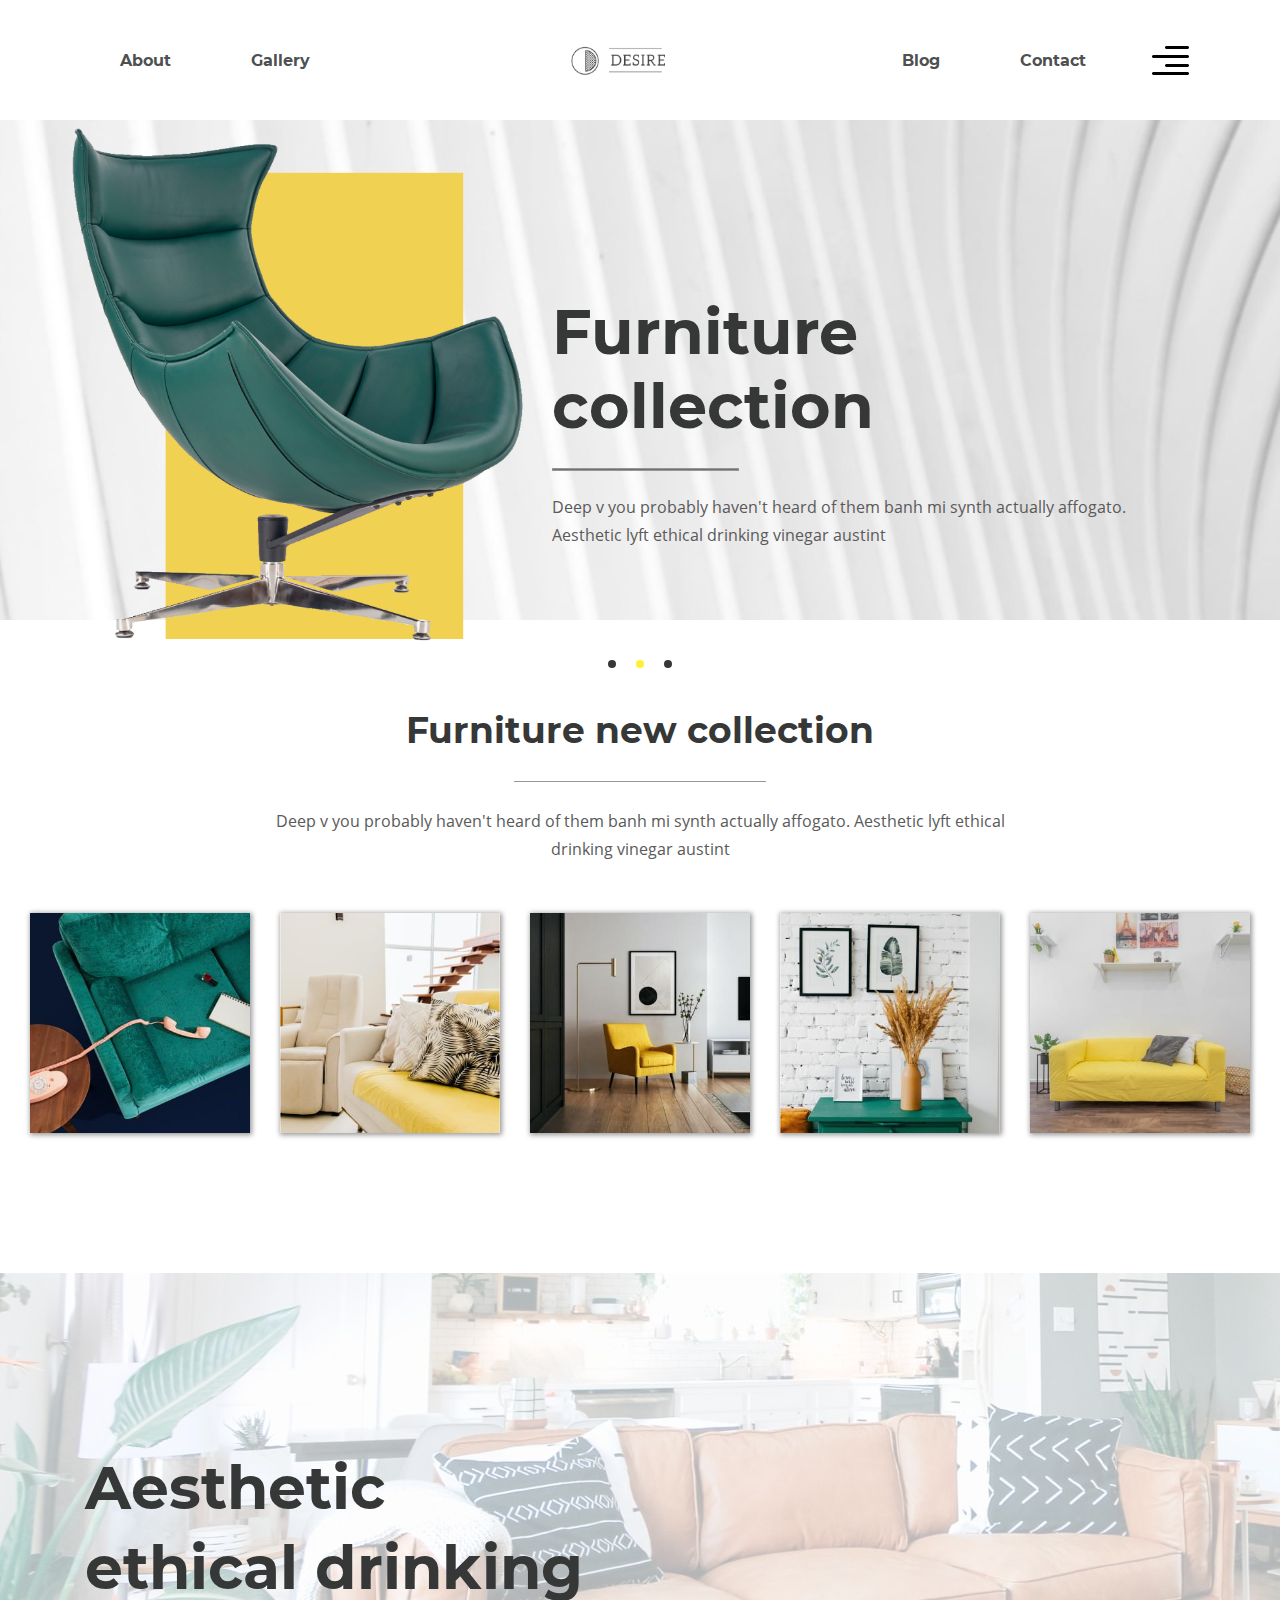
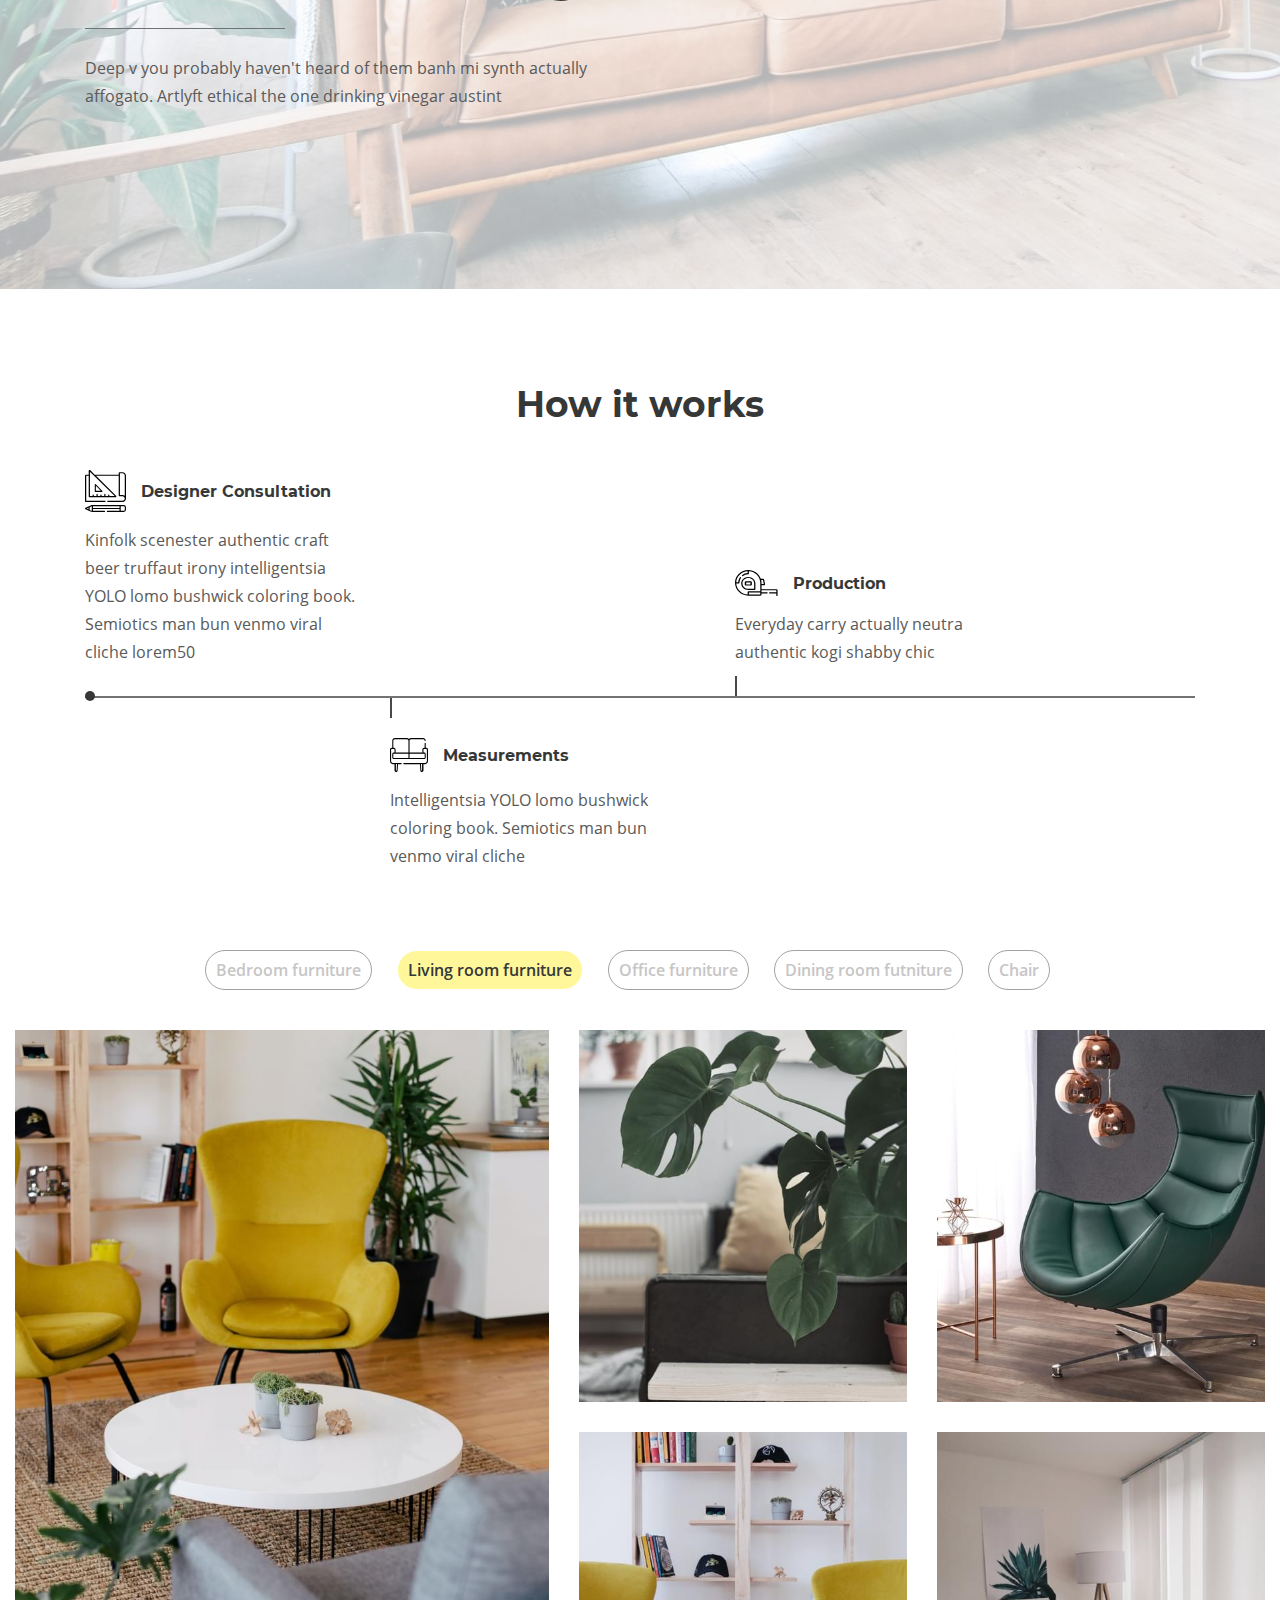
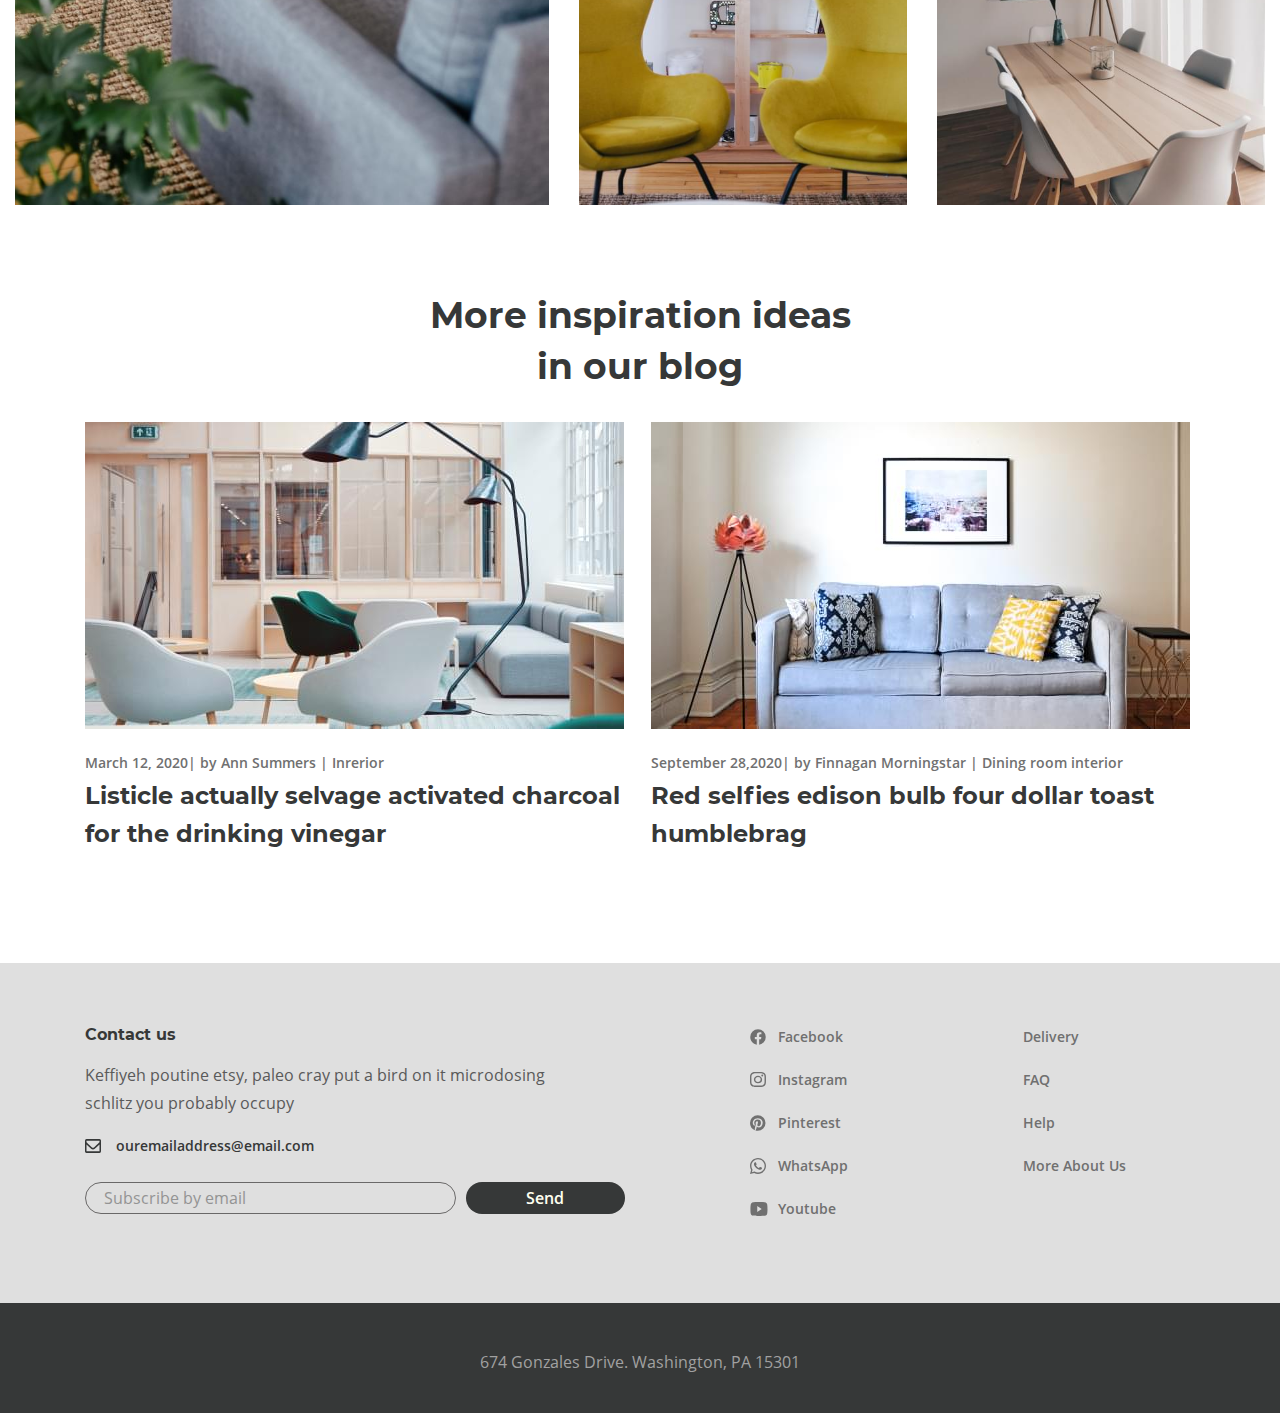
<file: index.html>
<!DOCTYPE html>
<html lang="en">
  <head>
    <meta charset="UTF-8" />
    <meta
      name="viewport"
      content="width=device-width, initial-scale=1.0, minimum-scale=1.0, maximum-scale=1.0, user-scalable=no"
    />
    <title>DESIRE</title>
    <link rel="icon" href="./img/icons/favicon.ico" type="image/x-icon" />
    <link rel="stylesheet" href="css/style.min.css" />
  </head>

  <body>
    <div class="wrapper">
      <!-- header -->
      <header class="header">
        <div class="container">
          <div class="header__inner">
            <nav class="menu">
              <ul class="menu__list">
                <li class="menu__list-item">
                  <a class="menu__list-link" href="./about.html">About</a>
                </li>
                <li class="menu__list-item">
                  <a class="menu__list-link" href="./gallery.html">Gallery</a>
                </li>
              </ul>
            </nav>

            <a class="logo" href="./index.html">
              <img class="logo__img" src="./img/icons/logo.svg" alt="logo" />
            </a>

            <nav class="menu">
              <ul class="menu__list">
                <li class="menu__list-item">
                  <a class="menu__list-link" href="./blog.html">Blog</a>
                </li>
                <li class="menu__list-item">
                  <a class="menu__list-link" href="./contact.html">Contact</a>
                </li>
              </ul>
            </nav>
            <button class="header__btn-menu">
              <img src="./img/icons/icon_menu.png" alt="icon menu" />
            </button>

            <button class="header__btn-burger">
              <img src="./img/icons/icon_menu_burger.png" alt="icon menu" />
            </button>

            <!-- rightside menu -->

<div class="rs-menu rs-menu--close">
  <div class="rs-menu__box">
    <button class="rs-menu__close">
      <img src="./img/icons/Path.svg" alt="path" />
    </button>

    <div class="rs-menu__inner">
      <a class="rs-menu__logo" href="./index.html">
        <img class="logo__img" src="./img/icons/logo-big.svg" alt="logo" />
      </a>
      <section class="rs-menu__section">
        <h4 class="rs-menu__title">Furniture for life</h4>
        <p class="rs-menu__text">
          Sustainable hot chicken skateboard, dreamcatcher meggings actually
          squid. Slow-carb everyday carry +1 art party microdosing, put a bird
          on it brooklyn
        </p>
        <img
          class="rs-menu__img"
          src="./img/content/rs-menu_chair.jpg"
          alt="chair"
        />
      </section>
    </div>
  </div>
</div>

          </div>
        </div>
      </header>

      <main class="main">
        <!-- Slider main container -->

        <div class="swiper-index">
          <div class="swiper-wrapper">
            <div class="swiper-slide">
              <div class="slide__background">
                <div class="container">
                  <div class="slide">
                    <img
                      class="slide__img"
                      src="./img/content/main/slide__img.png"
                      alt="chair"
                    />
                    <div class="slide__content">
                      <h2 class="slide__content-title">Furniture collection</h2>
                      <p class="slide__content-text">
                        Deep v you probably haven't heard of them banh mi synth
                        actually affogato. Aesthetic lyft ethical drinking
                        vinegar austint
                      </p>
                    </div>
                  </div>
                </div>
              </div>
            </div>

            <div class="swiper-slide">
              <div class="slide__background">
                <div class="container">
                  <div class="slide">
                    <img
                      class="slide__img"
                      src="./img/content/main/slide__img.png"
                      alt="chair"
                    />
                    <div class="slide__content">
                      <h2 class="slide__content-title">Furniture collection</h2>
                      <p class="slide__content-text">
                        Deep v you probably haven't heard of them banh mi synth
                        actually affogato. Aesthetic lyft ethical drinking
                        vinegar austint
                      </p>
                    </div>
                  </div>
                </div>
              </div>
            </div>

            <div class="swiper-slide">
              <div class="slide__background">
                <div class="container">
                  <div class="slide">
                    <img
                      class="slide__img"
                      src="./img/content/main/slide__img.png"
                      alt="chair"
                    />
                    <div class="slide__content">
                      <h2 class="slide__content-title">Furniture collection</h2>
                      <p class="slide__content-text">
                        Deep v you probably haven't heard of them banh mi synth
                        actually affogato. Aesthetic lyft ethical drinking
                        vinegar austint
                      </p>
                    </div>
                  </div>
                </div>
              </div>
            </div>
          </div>

          <div class="swiper-pagination"></div>
        </div>

        <!-- Furniture new collection -->
        <section class="collection">
          <div class="container-fluid">
            <div class="collection__box">
              <h4 class="collection__title">Furniture new collection</h4>
              <p class="collection__text">
                Deep v you probably haven't heard of them banh mi synth actually
                affogato. Aesthetic lyft ethical drinking vinegar austint
              </p>
            </div>

            <div class="collection__gallery">
              <div class="collection__gallery-item gl1">
                <div class="collection__gallery-content">
                  <h6 class="collection__gallery-title">
                    Truffaut literally trust
                  </h6>
                  <p class="collection__gallery-text">
                    Living room furntiture | Chair
                  </p>
                </div>
                <img
                  class="collection__gallery-img"
                  src="./img/content//main/furniture1.jpg"
                  alt="furniture"
                />
              </div>
              <div class="collection__gallery-item gl2">
                <div class="collection__gallery-content">
                  <h6 class="collection__gallery-title">
                    Truffaut literally trust
                  </h6>
                  <p class="collection__gallery-text">
                    Living room furntiture | Chair
                  </p>
                </div>
                <img
                  class="collection__gallery-img"
                  src="./img/content//main/furniture2.jpg"
                  alt="furniture"
                />
              </div>
              <div class="collection__gallery-item gl3">
                <div class="collection__gallery-content">
                  <h6 class="collection__gallery-title">
                    Truffaut literally trust
                  </h6>
                  <p class="collection__gallery-text">
                    Living room furntiture | Chair
                  </p>
                </div>
                <img
                  class="collection__gallery-img"
                  src="./img/content//main/furniture3.jpg"
                  alt="furniture"
                />
              </div>
              <div class="collection__gallery-item gl4">
                <div class="collection__gallery-content">
                  <h6 class="collection__gallery-title">
                    Truffaut literally trust
                  </h6>
                  <p class="collection__gallery-text">
                    Living room furntiture | Chair
                  </p>
                </div>
                <img
                  class="collection__gallery-img"
                  src="./img/content//main/furniture4.jpg"
                  alt="furniture"
                />
              </div>
              <div class="collection__gallery-item gl5">
                <div class="collection__gallery-content">
                  <h6 class="collection__gallery-title">
                    Truffaut literally trust
                  </h6>
                  <p class="collection__gallery-text">
                    Living room furntiture | Chair
                  </p>
                </div>
                <img
                  class="collection__gallery-img"
                  src="./img/content//main/furniture5.jpg"
                  alt="furniture"
                />
              </div>
            </div>
          </div>
        </section>
        <!-- brocher -->

        <!-- <div class="container-fluid"> -->
        <section class="brocher">
          <div class="container">
            <h2 class="brocher__title">
              Aesthetic <br />
              ethical drinking
            </h2>

            <div class="brocher__text">
              Deep v you probably haven't heard of them banh mi synth actually
              <br />
              affogato. Artlyft ethical the one drinking vinegar austint
            </div>
          </div>
        </section>
        <!-- </div> -->

        <!-- stages work -->
        <section class="stages">
          <div class="container">
            <h5 class="stages__title">How it works</h5>

            <div class="stages__diagramma">
              <div class="stages__diagramma-box">
                <div
                  class="stages__diagramma-item stages__diagramma-item--consultation"
                >
                  <img
                    class="stages__diagramma-img"
                    src="./img/icons/stages-graphic_tool.svg"
                    alt="img"
                  />
                  <h6 class="stages__diagramma-title">Designer Consultation</h6>
                  <div class="stages__diagramma-text">
                    Kinfolk scenester authentic craft beer truffaut irony
                    intelligentsia YOLO lomo bushwick coloring book. Semiotics
                    man bun venmo viral cliche lorem50
                  </div>
                </div>

                <div
                  class="stages__diagramma-item stages__diagramma-item--production"
                >
                  <img
                    class="stages__diagramma-img"
                    src="./img/icons/stages-measuring_tape.svg"
                    alt="img"
                  />
                  <h6 class="stages__diagramma-title">Production</h6>
                  <div class="stages__diagramma-text">
                    Everyday carry actually neutra authentic kogi shabby chic
                  </div>
                </div>
              </div>

              <div class="stages__diagramma-item stages__diagramma-measur">
                <img
                  class="stages__diagramma-img"
                  src="./img/icons/stages-sofa.svg"
                  alt="img"
                />
                <h6 class="stages__diagramma-title">Measurements</h6>
                <div class="stages__diagramma-text">
                  Intelligentsia YOLO lomo bushwick coloring book. Semiotics man
                  bun venmo viral cliche
                </div>
              </div>
            </div>
          </div>
        </section>

        <!-- gallery -->
        <div class="gallery">
          <div class="container-fluid">
            <div class="gallery__buttons">
              <button class="gallery__btn" type="button" data-filter=".bedroom">
                Bedroom furniture
              </button>
              <button class="gallery__btn" type="button" data-filter=".living">
                Living room furniture
              </button>
              <button class="gallery__btn" type="button" data-filter=".office">
                Office furniture
              </button>
              <button class="gallery__btn" type="button" data-filter=".dining">
                Dining room futniture
              </button>
              <button class="gallery__btn" type="button" data-filter=".chair">
                Chair
              </button>
            </div>

            <div class="gallery__inner">
              <div class="gallery__items mix bedroom">
                <img
                  class="gallery__item"
                  src="./img/content/main/placeholder1.jpg"
                  alt="image"
                />
                <img
                  class="gallery__item"
                  src="./img/content/main/placeholder2.jpg"
                  alt="image"
                />
                <img
                  class="gallery__item"
                  src="./img/content/main/placeholder3.jpg"
                  alt="image"
                />
                <img
                  class="gallery__item"
                  src="./img/content/main/placeholder4.jpg"
                  alt="image"
                />
                <img
                  class="gallery__item"
                  src="./img/content/main/placeholder5.jpg"
                  alt="image"
                />
              </div>
              <div class="gallery__items mix living">
                <img
                  class="gallery__item"
                  src="./img/content/main/placeholder1.jpg"
                  alt="image"
                />
                <img
                  class="gallery__item"
                  src="./img/content/main/placeholder5.jpg"
                  alt="image"
                />
                <img
                  class="gallery__item"
                  src="./img/content/main/placeholder2.jpg"
                  alt="image"
                />
                <img
                  class="gallery__item"
                  src="./img/content/main/placeholder4.jpg"
                  alt="image"
                />
                <img
                  class="gallery__item"
                  src="./img/content/main/placeholder3.jpg"
                  alt="image"
                />
              </div>
              <div class="gallery__items mix office">
                <img
                  class="gallery__item"
                  src="./img/content/main/placeholder1.jpg"
                  alt="image"
                />
                <img
                  class="gallery__item"
                  src="./img/content/main/placeholder2.jpg"
                  alt="image"
                />
                <img
                  class="gallery__item"
                  src="./img/content/main/placeholder3.jpg"
                  alt="image"
                />
                <img
                  class="gallery__item"
                  src="./img/content/main/placeholder4.jpg"
                  alt="image"
                />
              </div>
              <div class="gallery__items mix dining">
                <img
                  class="gallery__item"
                  src="./img/content/main/placeholder1.jpg"
                  alt="image"
                />
                <img
                  class="gallery__item"
                  src="./img/content/main/placeholder2.jpg"
                  alt="image"
                />
                <img
                  class="gallery__item"
                  src="./img/content/main/placeholder3.jpg"
                  alt="image"
                />
                <img
                  class="gallery__item"
                  src="./img/content/main/placeholder4.jpg"
                  alt="image"
                />
                <img
                  class="gallery__item"
                  src="./img/content/main/placeholder5.jpg"
                  alt="image"
                />
              </div>
              <div class="gallery__items mix chair">
                <img
                  class="gallery__item"
                  src="./img/content/main/placeholder1.jpg"
                  alt="image"
                />
                <img
                  class="gallery__item"
                  src="./img/content/main/placeholder2.jpg"
                  alt="image"
                />

                <img
                  class="gallery__item"
                  src="./img/content/main/placeholder4.jpg"
                  alt="image"
                />
                <img
                  class="gallery__item"
                  src="./img/content/main/placeholder5.jpg"
                  alt="image"
                />
              </div>
            </div>
          </div>
        </div>
        <!-- BlogMain -->
        <section class="BlogMain">
          <div class="container">
            <h4 class="BlogMain__title">More inspiration ideas in our blog</h4>
            <div class="BlogMain__items">
              <div class="BlogMain__item">
                <a href="./blog__post.html">
                  <img
                    class="BlogMain__img"
                    src="./img/content/main/blog-img.jpg"
                    alt="furniture"
                  />
                </a>
                <div class="BlogMain__info">
                  <p>
                    <time datetime="2012-03-12">March 12, 2020</time>| by Ann
                    Summers | Inrerior
                  </p>
                  <a href="./blog__post.html">
                    <h5 class="BlogMain__item-title">
                      Listicle actually selvage activated charcoal for the
                      drinking vinegar
                    </h5>
                  </a>
                </div>
              </div>
              <div class="BlogMain__item">
                <a href="./blog__post.html">
                  <img
                    class="BlogMain__img"
                    src="./img/content/main/blog-img2.jpg"
                    alt="furniture"
                  />
                </a>
                <div class="BlogMain__info">
                  <p>
                    <time datetime="2020-09-28">September 28,2020</time>| by
                    Finnagan Morningstar | Dining room interior
                  </p>
                  <a href="./blog__post.html">
                    <h5 class="BlogMain__item-title">
                      Red selfies edison bulb four dollar toast humblebrag
                    </h5>
                  </a>
                </div>
              </div>
            </div>
          </div>
        </section>
      </main>
      <!-- footer -->
      <footer class="footer">
  <div class="footer__content">
    <div class="container">
      <div class="footer__inner">
        <section class="footer__contact">
          <h6 class="footer__contact-title">Contact us</h6>
          <p class="footer__contact-text">
            Keffiyeh poutine etsy, paleo cray put a bird on it microdosing
            schlitz you probably occupy
          </p>

          <a class="footer__email" href="mailto:ouremailaddress@email.com">
            <img
              class="footer__email-icon"
              src="./img/icons/mail.svg"
              alt="icon"
            />
            ouremailaddress@email.com</a
          >

          <form class="footer__form" action="URL" method="post">
            <input
              class="footer__form-input"
              type="email"
              name="name"
              placeholder="Subscribe by email"
            />
            <button class="footer__form-btn" type="submit">Send</button>
          </form>
        </section>

        <div class="footer__social">
          <ul class="footer__social-list">
            <li class="footer__social-item">
              <a href="#" class="footer__social-link">
                <img
                  class="link-facebook"
                  src="./img/icons/facebook.svg"
                  alt="icon"
                />
                Facebook</a
              >
            </li>
            <li class="footer__social-item">
              <a href="#" class="footer__social-link">
                <img
                  class="link-instagram"
                  src="./img/icons/instagram.svg"
                  alt="icon"
                />
                Instagram</a
              >
            </li>
            <li class="footer__social-item">
              <a href="#" class="footer__social-link">
                <img
                  class="link-pinterest"
                  src="./img/icons/Pinterest.svg"
                  alt="icon"
                />

                Pinterest</a
              >
            </li>
            <li class="footer__social-item">
              <a href="#" class="footer__social-link">
                <img
                  class="link-whatsApp"
                  src="./img/icons/whatsapp.svg"
                  alt="icon"
                />
                WhatsApp</a
              >
            </li>
            <li class="footer__social-item">
              <a href="#" class="footer__social-link">
                <img
                  class="link-youtube"
                  src="./img/icons/youtube.svg"
                  alt="icon"
                />
                Youtube</a
              >
            </li>
          </ul>
        </div>

        <nav class="footer__navigation">
          <ul class="footer__navigation-list">
            <li class="footer__navigation-item">
              <a href="#" class="footer__navigation-link">Delivery</a>
            </li>
            <li class="footer__navigation-item">
              <a href="#" class="footer__navigation-link">FAQ</a>
            </li>
            <li class="footer__navigation-item">
              <a href="#" class="footer__navigation-link">Help</a>
            </li>
            <li class="footer__navigation-item">
              <a href="#" class="footer__navigation-link">More About Us</a>
            </li>
          </ul>
        </nav>
      </div>
    </div>
  </div>

  <div class="footer__copyright">
    <div class="container">
      <p>674 Gonzales Drive. Washington, PA 15301</p>
    </div>
  </div>
</footer>

    </div>
    <script type="module" src="js/script.min.js"></script>
    <script src="js/mixitup.min.js"></script>
    <script src="js/swiper-bundle.min.js"></script>
  </body>
</html>
</file>
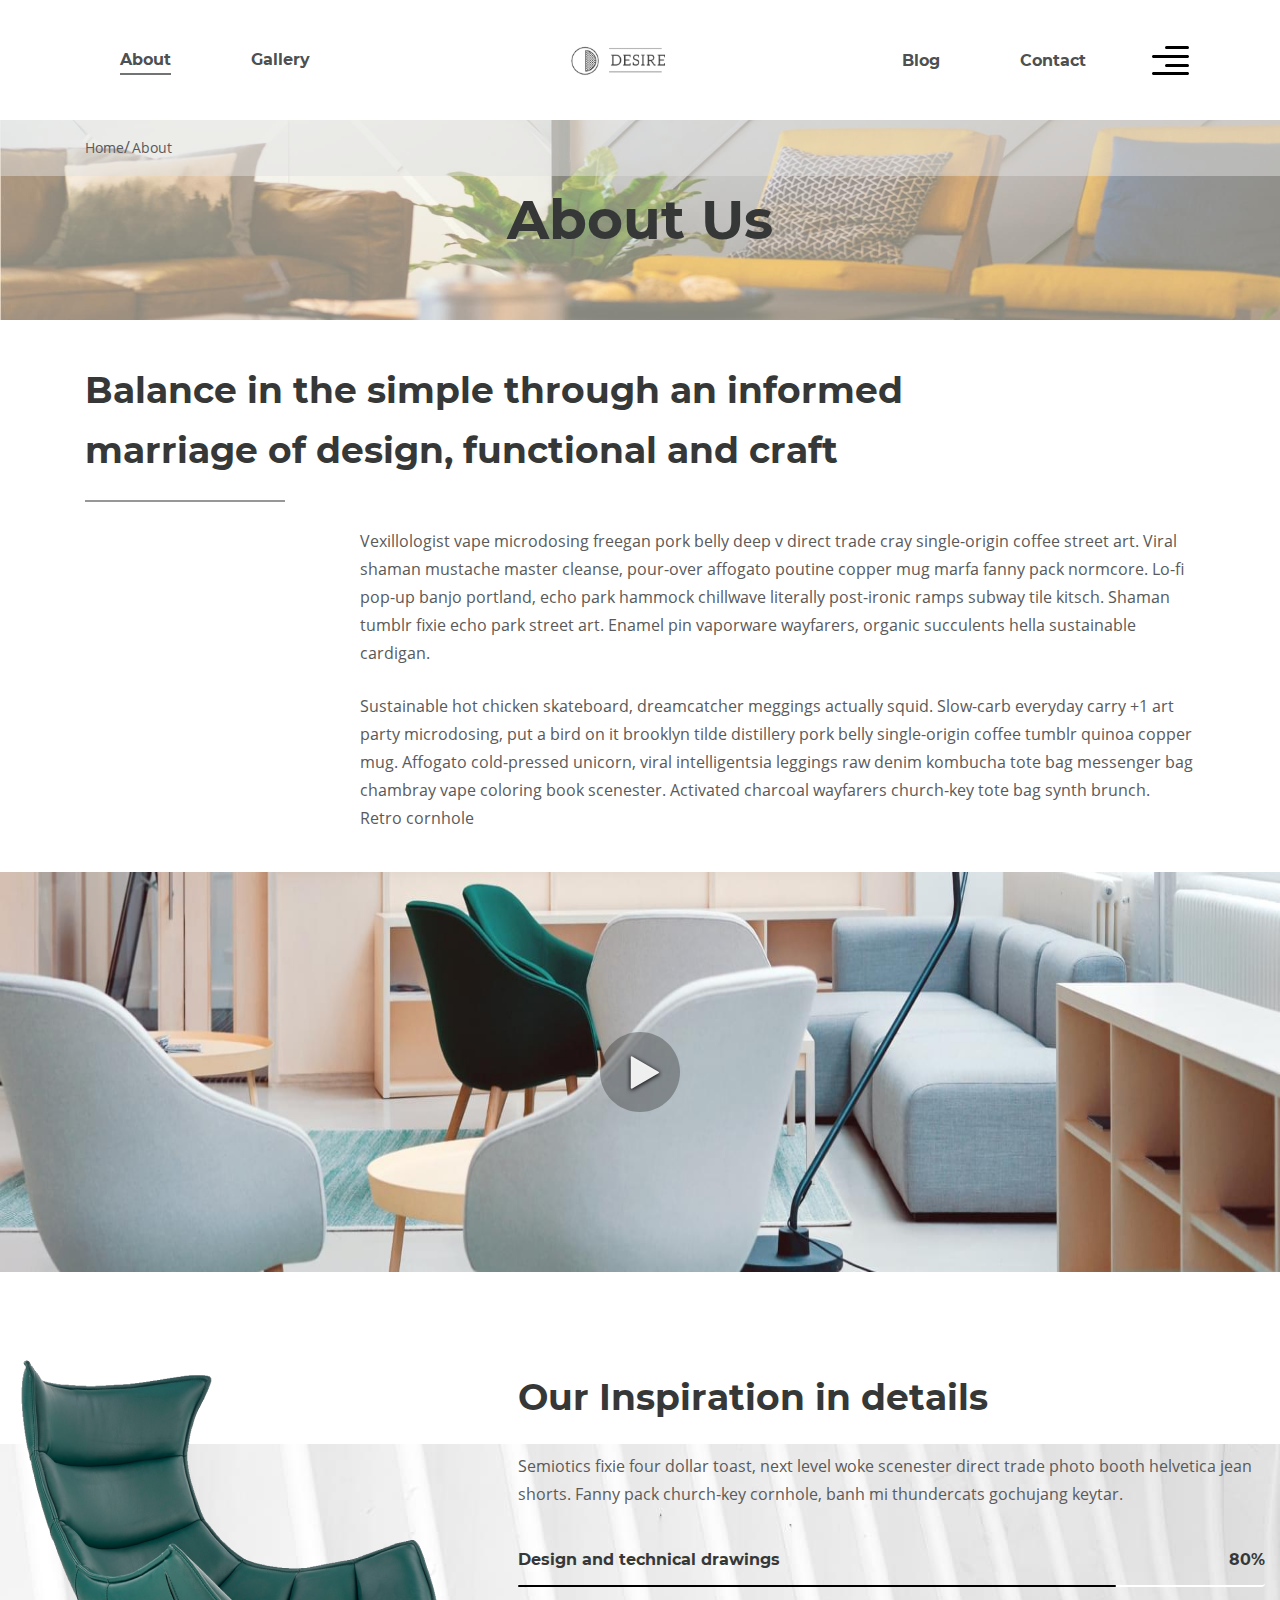
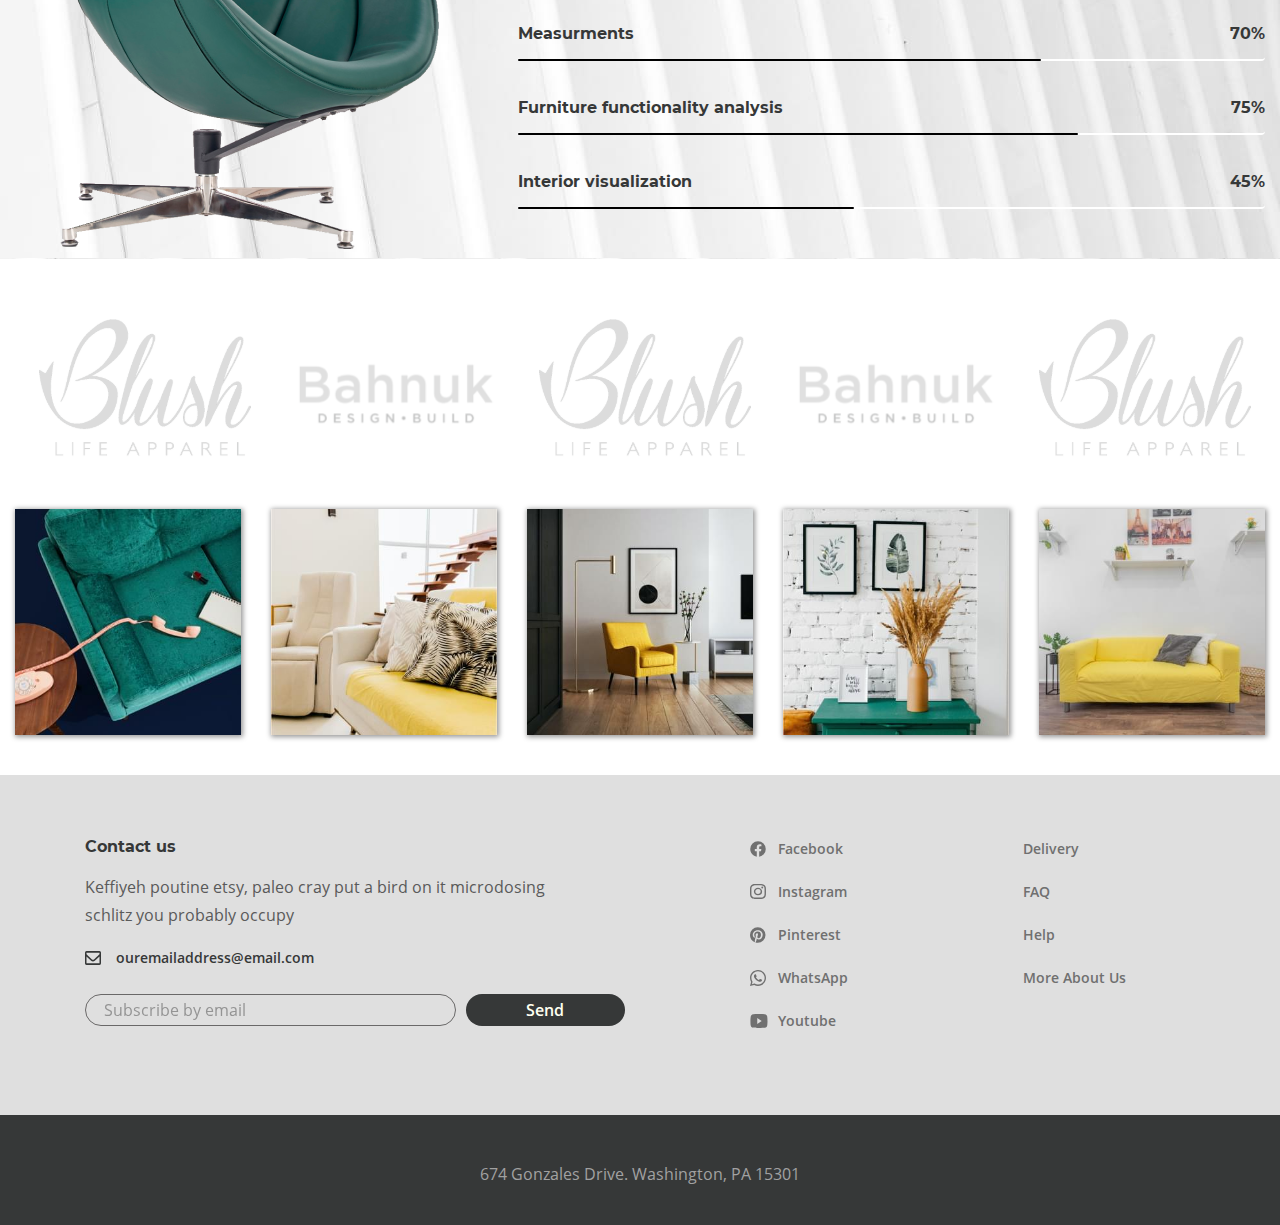
<file: about.html>
<!DOCTYPE html>
<html lang="en">
  <head>
    <meta charset="UTF-8" />
    <meta
      name="viewport"
      content="width=device-width, initial-scale=1.0, minimum-scale=1.0, maximum-scale=1.0, user-scalable=no"
    />
    <title>DESIRE ABOUT</title>
    <link rel="icon" href="./img/icons/favicon.ico" type="image/x-icon" />
    <link rel="stylesheet" href="css/style.min.css" />
  </head>

  <body>
    <div class="wrapper">
      <!-- header -->
      <header class="header">
        <div class="container">
          <div class="header__inner">
            <nav class="menu">
              <ul class="menu__list">
                <li class="menu__list-item menu__list-item--active">
                  <a class="menu__list-link" href="./about.html">About</a>
                </li>
                <li class="menu__list-item">
                  <a class="menu__list-link" href="./gallery.html">Gallery</a>
                </li>
              </ul>
            </nav>

            <a class="logo" href="./index.html">
              <img class="logo__img" src="./img/icons/logo.svg" alt="logo" />
            </a>

            <nav class="menu">
              <ul class="menu__list">
                <li class="menu__list-item">
                  <a class="menu__list-link" href="./blog.html">Blog</a>
                </li>
                <li class="menu__list-item">
                  <a class="menu__list-link" href="./contact.html">Contact</a>
                </li>
              </ul>
            </nav>
            <button class="header__btn-menu">
              <img src="./img/icons/icon_rs-menu.svg" alt="icon menu" />
            </button>
            <button class="header__btn-burger">
              <img src="./img/icons/icon_menu_burger.png" alt="icon menu" />
            </button>

            <!-- rightside menu -->

<div class="rs-menu rs-menu--close">
  <div class="rs-menu__box">
    <button class="rs-menu__close">
      <img src="./img/icons/Path.svg" alt="path" />
    </button>

    <div class="rs-menu__inner">
      <a class="rs-menu__logo" href="./index.html">
        <img class="logo__img" src="./img/icons/logo-big.svg" alt="logo" />
      </a>
      <section class="rs-menu__section">
        <h4 class="rs-menu__title">Furniture for life</h4>
        <p class="rs-menu__text">
          Sustainable hot chicken skateboard, dreamcatcher meggings actually
          squid. Slow-carb everyday carry +1 art party microdosing, put a bird
          on it brooklyn
        </p>
        <img
          class="rs-menu__img"
          src="./img/content/rs-menu_chair.jpg"
          alt="chair"
        />
      </section>
    </div>
  </div>
</div>

          </div>
        </div>
      </header>
      <main class="main">
        <!--breadcrumbs  -->
        <div class="breadcrumbs">
          <div class="container">
            <ul class="breadcrumbs__list">
              <li class="breadcrumbs__item">
                <a class="breadcrumbs__link" href="index.html">Home</a>
              </li>
              <li class="breadcrumbs__item">
                <span class="breadcrumbs__link">About</span>
              </li>
            </ul>
          </div>
        </div>

        <!-- about -->
        <article class="about">
          <div class="about__bg">
            <h2 class="about__title">About Us</h2>
          </div>

          <section class="about__item">
            <div class="container">
              <h3 class="about__item-title">
                Balance in the simple through an informed marriage of design,
                functional and craft
              </h3>
              <p class="about__item-text">
                Vexillologist vape microdosing freegan pork belly deep v direct
                trade cray single-origin coffee street art. Viral shaman
                mustache master cleanse, pour-over affogato poutine copper mug
                marfa fanny pack normcore. Lo-fi pop-up banjo portland, echo
                park hammock chillwave literally post-ironic ramps subway tile
                kitsch. Shaman tumblr fixie echo park street art. Enamel pin
                vaporware wayfarers, organic succulents hella sustainable
                cardigan.
              </p>

              <p class="about__item-text">
                Sustainable hot chicken skateboard, dreamcatcher meggings
                actually squid. Slow-carb everyday carry +1 art party
                microdosing, put a bird on it brooklyn tilde distillery pork
                belly single-origin coffee tumblr quinoa copper mug. Affogato
                cold-pressed unicorn, viral intelligentsia leggings raw denim
                kombucha tote bag messenger bag chambray vape coloring book
                scenester. Activated charcoal wayfarers church-key tote bag
                synth brunch. Retro cornhole
              </p>
            </div>
          </section>
          <div class="about__popup">
            <a class=".about__popup-play" href="#">
              <img
                class=".about__popup-img"
                src="./img/icons/play_button.svg"
                alt="play"
            /></a>
          </div>
        </article>

        <!-- inspiration -->
        <article class="inspiration">
          <div class="container-fluid">
            <div class="inspiration__inner">
              <img
                class="inspiration__img"
                src="./img/content/about/Green_chair.png"
                alt="Green_chair"
              />
              <div class="inspiration__content">
                <h4 class="inspiration__title">Our Inspiration in details</h4>
                <p class="inspiration__text">
                  Semiotics fixie four dollar toast, next level woke scenester
                  direct trade photo booth helvetica jean shorts. Fanny pack
                  church-key cornhole, banh mi thundercats gochujang keytar.
                </p>

                <ul class="inspiration__skills">
                  <li class="inspiration__skills-item">
                    <div class="inspiration__skills-content">
                      <h6 class="inspiration__skills-title">
                        Design and technical drawings
                      </h6>
                      <div class="inspiration__skills-text">80%</div>
                    </div>
                    <div
                      class="inspiration__skills-line"
                      style="width: 80%"
                    ></div>
                  </li>
                  <li class="inspiration__skills-item">
                    <div class="inspiration__skills-content">
                      <h6 class="inspiration__skills-title">Measurments</h6>
                      <div class="inspiration__skills-text">70%</div>
                    </div>
                    <div
                      class="inspiration__skills-line"
                      style="width: 70%"
                    ></div>
                  </li>
                  <li class="inspiration__skills-item">
                    <div class="inspiration__skills-content">
                      <h6 class="inspiration__skills-title">
                        Furniture functionality analysis
                      </h6>
                      <div class="inspiration__skills-text">75%</div>
                    </div>
                    <div
                      class="inspiration__skills-line"
                      style="width: 75%"
                    ></div>
                  </li>
                  <li class="inspiration__skills-item">
                    <div class="inspiration__skills-content">
                      <h6 class="inspiration__skills-title">
                        Interior visualization
                      </h6>
                      <div class="inspiration__skills-text">45%</div>
                    </div>
                    <div
                      class="inspiration__skills-line"
                      style="width: 45%"
                    ></div>
                  </li>
                </ul>
              </div>
            </div>
          </div>
        </article>

        <!-- partners -->
        <div class="partners">
          <div class="container_fluid">
            <div class="partners__gallery">
              <img
                class="partners__img"
                src="./img/content/about/partner.svg"
                alt="partners"
              />
              <img
                class="partners__img"
                src="./img/content/about/partner2.svg"
                alt="partners"
              />
              <img
                class="partners__img"
                src="./img/content/about/partner.svg"
                alt="partners"
              />
              <img
                class="partners__img"
                src="./img/content/about/partner2.svg"
                alt="partners"
              />
              <img
                class="partners__img"
                src="./img/content/about/partner.svg"
                alt="partners"
              />
            </div>
          </div>
        </div>

        <!-- furniture collection -->
        <div class="collection__gallery">
          <div class="collection__gallery-item gl1">
            <div class="collection__gallery-content">
              <h6 class="collection__gallery-title">
                Truffaut literally trust
              </h6>
              <p class="collection__gallery-text">
                Living room furntiture | Chair
              </p>
            </div>
            <img
              class="collection__gallery-img"
              src="./img/content//main/furniture1.jpg"
              alt="furniture"
            />
          </div>
          <div class="collection__gallery-item gl2">
            <div class="collection__gallery-content">
              <h6 class="collection__gallery-title">
                Truffaut literally trust
              </h6>
              <p class="collection__gallery-text">
                Living room furntiture | Chair
              </p>
            </div>
            <img
              class="collection__gallery-img"
              src="./img/content//main/furniture2.jpg"
              alt="furniture"
            />
          </div>
          <div class="collection__gallery-item gl3">
            <div class="collection__gallery-content">
              <h6 class="collection__gallery-title">
                Truffaut literally trust
              </h6>
              <p class="collection__gallery-text">
                Living room furntiture | Chair
              </p>
            </div>
            <img
              class="collection__gallery-img"
              src="./img/content//main/furniture3.jpg"
              alt="furniture"
            />
          </div>
          <div class="collection__gallery-item gl4">
            <div class="collection__gallery-content">
              <h6 class="collection__gallery-title">
                Truffaut literally trust
              </h6>
              <p class="collection__gallery-text">
                Living room furntiture | Chair
              </p>
            </div>
            <img
              class="collection__gallery-img"
              src="./img/content//main/furniture4.jpg"
              alt="furniture"
            />
          </div>
          <div class="collection__gallery-item gl5">
            <div class="collection__gallery-content">
              <h6 class="collection__gallery-title">
                Truffaut literally trust
              </h6>
              <p class="collection__gallery-text">
                Living room furntiture | Chair
              </p>
            </div>
            <img
              class="collection__gallery-img"
              src="./img/content//main/furniture5.jpg"
              alt="furniture"
            />
          </div>
        </div>
      </main>
      <!-- footer -->
      <footer class="footer">
  <div class="footer__content">
    <div class="container">
      <div class="footer__inner">
        <section class="footer__contact">
          <h6 class="footer__contact-title">Contact us</h6>
          <p class="footer__contact-text">
            Keffiyeh poutine etsy, paleo cray put a bird on it microdosing
            schlitz you probably occupy
          </p>

          <a class="footer__email" href="mailto:ouremailaddress@email.com">
            <img
              class="footer__email-icon"
              src="./img/icons/mail.svg"
              alt="icon"
            />
            ouremailaddress@email.com</a
          >

          <form class="footer__form" action="URL" method="post">
            <input
              class="footer__form-input"
              type="email"
              name="name"
              placeholder="Subscribe by email"
            />
            <button class="footer__form-btn" type="submit">Send</button>
          </form>
        </section>

        <div class="footer__social">
          <ul class="footer__social-list">
            <li class="footer__social-item">
              <a href="#" class="footer__social-link">
                <img
                  class="link-facebook"
                  src="./img/icons/facebook.svg"
                  alt="icon"
                />
                Facebook</a
              >
            </li>
            <li class="footer__social-item">
              <a href="#" class="footer__social-link">
                <img
                  class="link-instagram"
                  src="./img/icons/instagram.svg"
                  alt="icon"
                />
                Instagram</a
              >
            </li>
            <li class="footer__social-item">
              <a href="#" class="footer__social-link">
                <img
                  class="link-pinterest"
                  src="./img/icons/Pinterest.svg"
                  alt="icon"
                />

                Pinterest</a
              >
            </li>
            <li class="footer__social-item">
              <a href="#" class="footer__social-link">
                <img
                  class="link-whatsApp"
                  src="./img/icons/whatsapp.svg"
                  alt="icon"
                />
                WhatsApp</a
              >
            </li>
            <li class="footer__social-item">
              <a href="#" class="footer__social-link">
                <img
                  class="link-youtube"
                  src="./img/icons/youtube.svg"
                  alt="icon"
                />
                Youtube</a
              >
            </li>
          </ul>
        </div>

        <nav class="footer__navigation">
          <ul class="footer__navigation-list">
            <li class="footer__navigation-item">
              <a href="#" class="footer__navigation-link">Delivery</a>
            </li>
            <li class="footer__navigation-item">
              <a href="#" class="footer__navigation-link">FAQ</a>
            </li>
            <li class="footer__navigation-item">
              <a href="#" class="footer__navigation-link">Help</a>
            </li>
            <li class="footer__navigation-item">
              <a href="#" class="footer__navigation-link">More About Us</a>
            </li>
          </ul>
        </nav>
      </div>
    </div>
  </div>

  <div class="footer__copyright">
    <div class="container">
      <p>674 Gonzales Drive. Washington, PA 15301</p>
    </div>
  </div>
</footer>

    </div>
    <script type="module" src="js/script.min.js"></script>
    <script src="js/mixitup.min.js"></script>
    <script src="js/swiper-bundle.min.js"></script>
  </body>
</html>
</file>
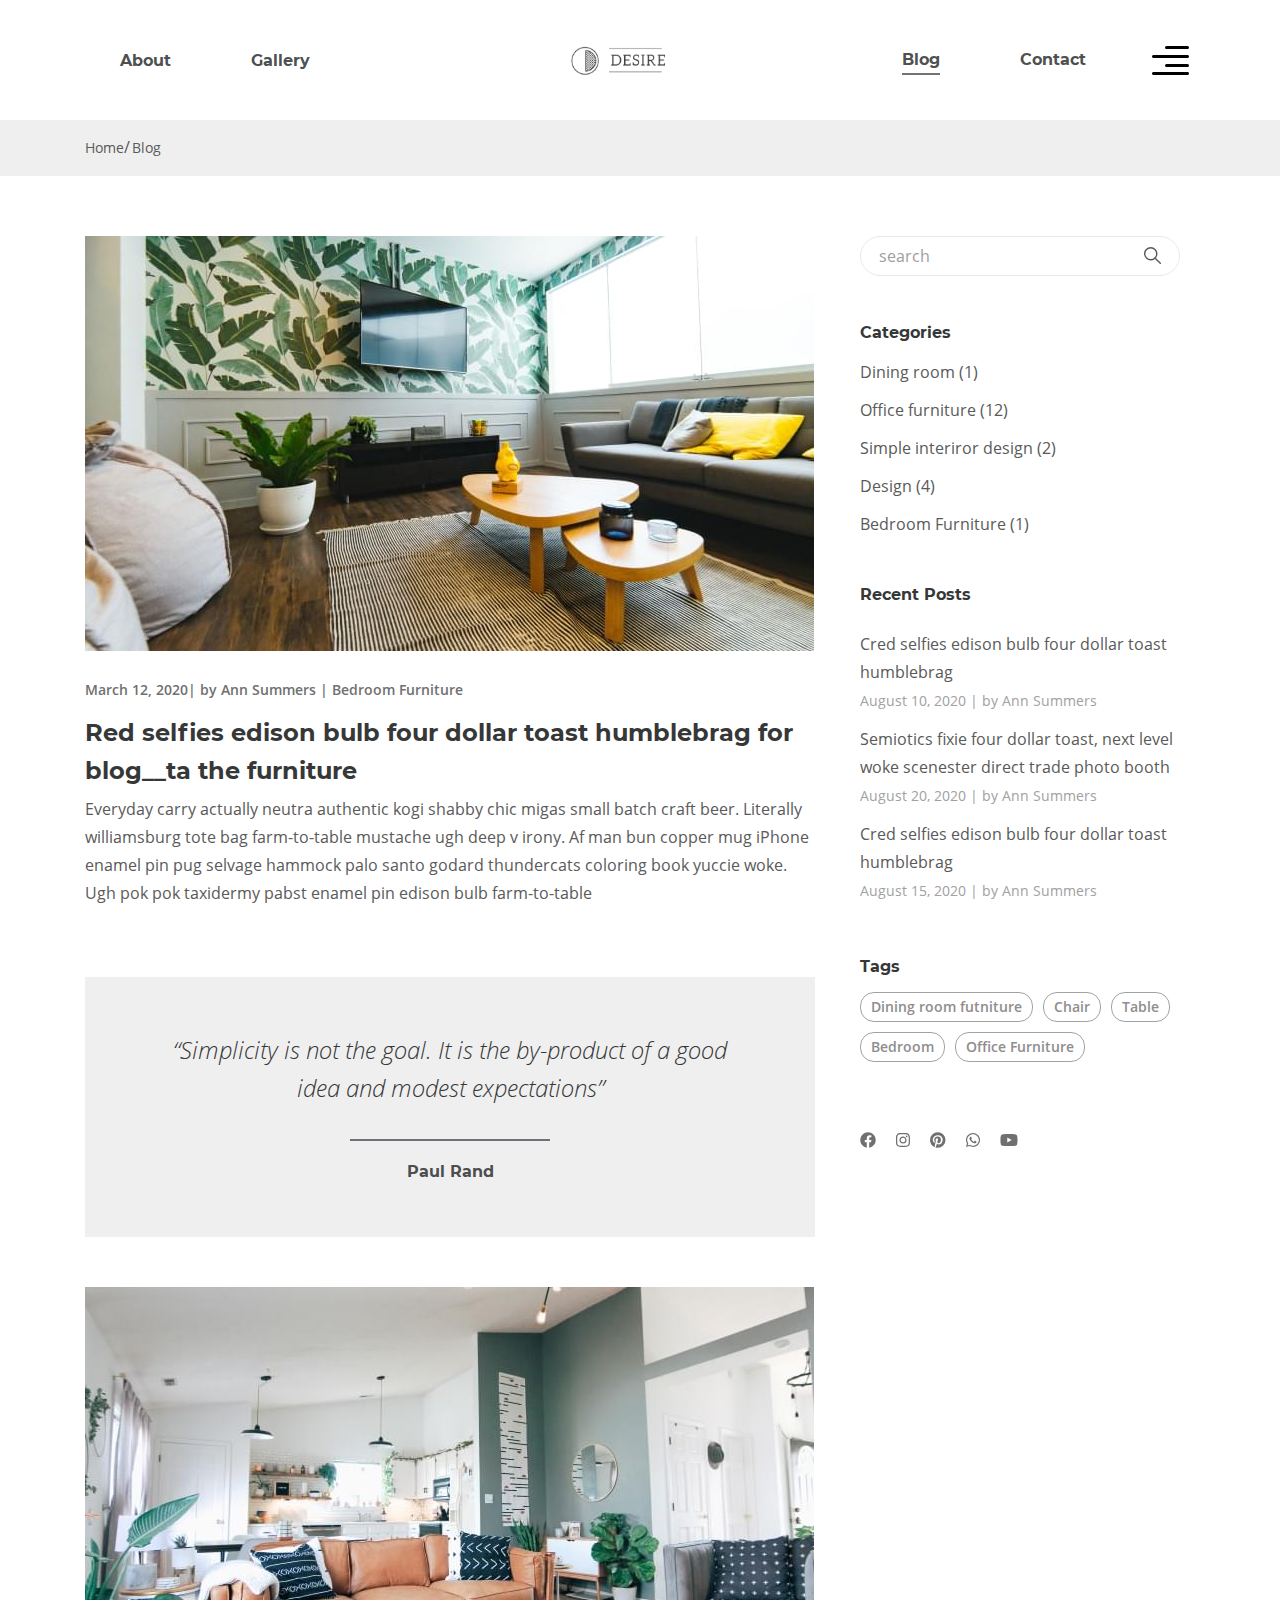
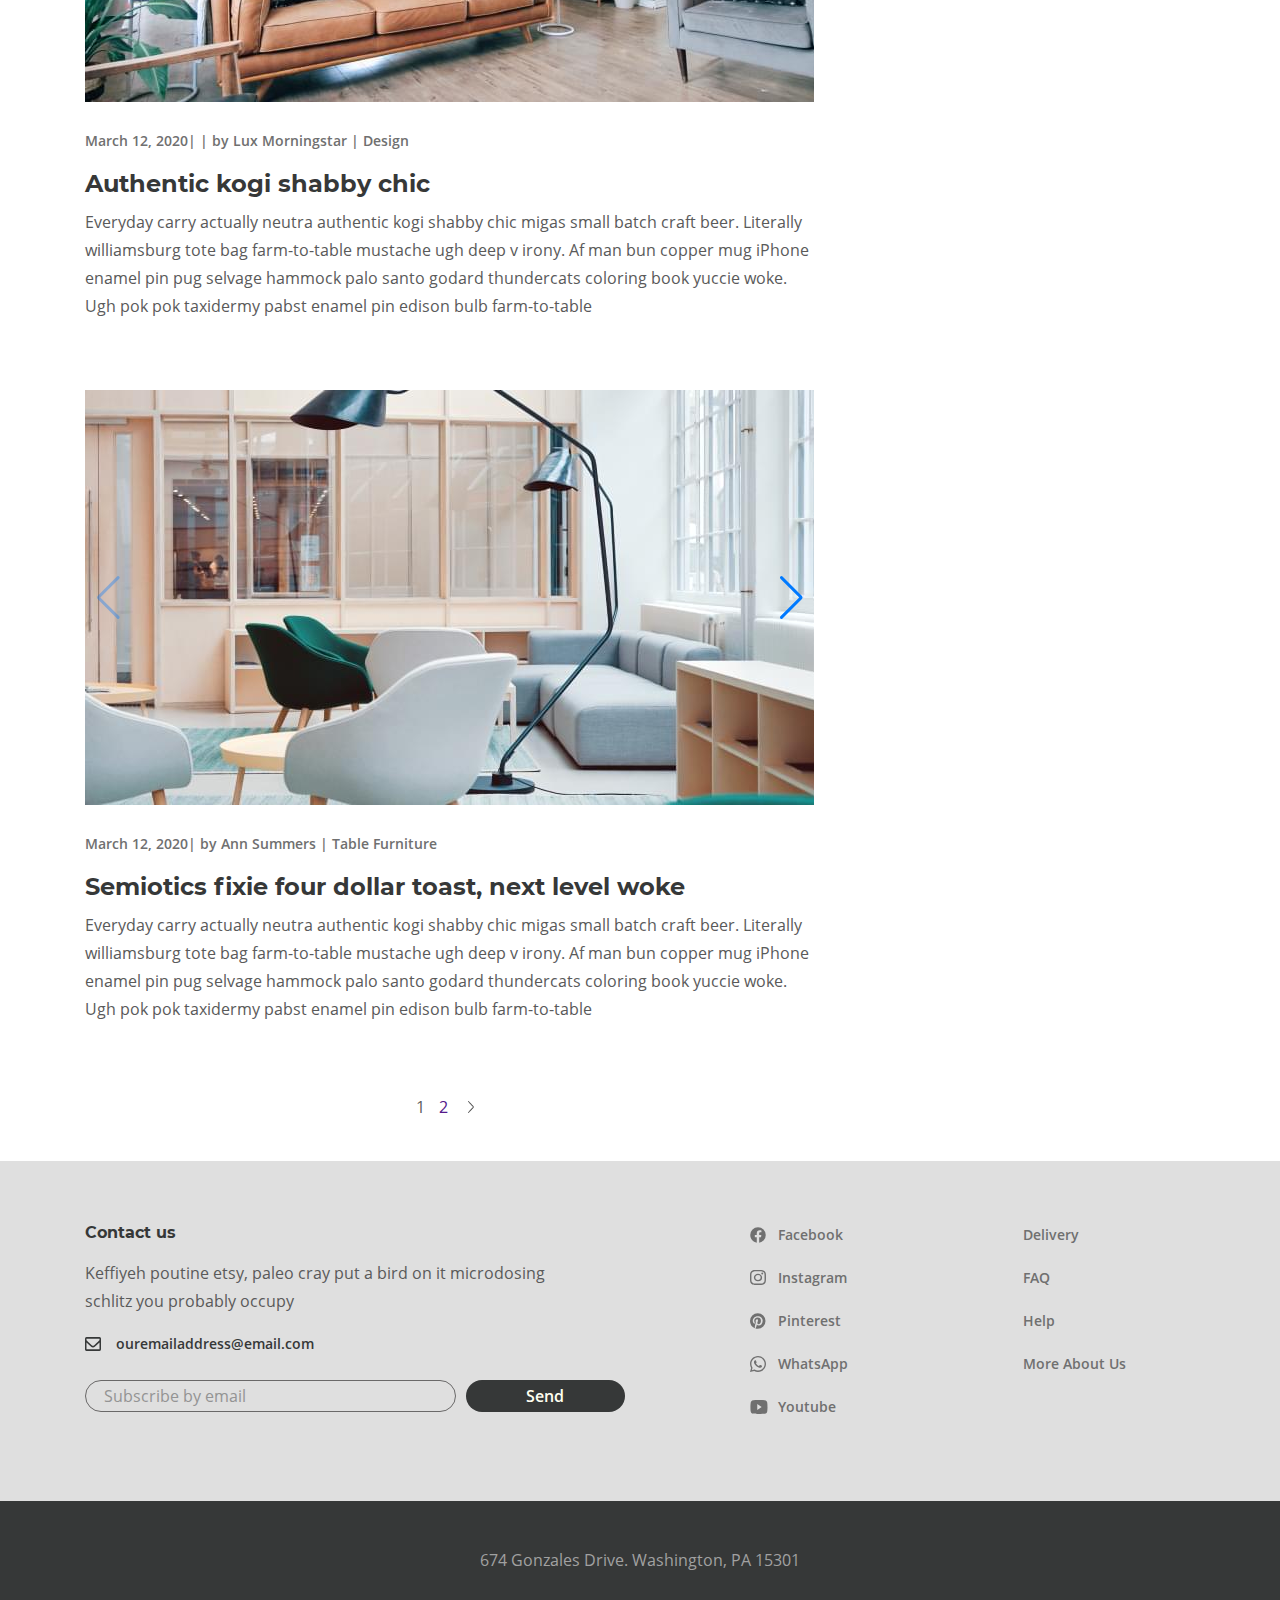
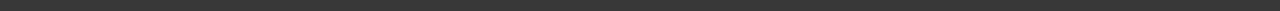
<file: blog.html>
<!DOCTYPE html>
<html lang="en">
  <head>
    <meta charset="UTF-8" />
    <meta
      name="viewport"
      content="width=device-width, initial-scale=1.0, minimum-scale=1.0, maximum-scale=1.0, user-scalable=no"
    />
    <title>DESIRE BLOG</title>
    <link rel="icon" href="./img/icons/favicon.ico" type="image/x-icon" />
    <link rel="stylesheet" href="css/style.min.css" />
  </head>

  <body>
    <div class="wrapper">
      <!-- header -->
      <!-- header -->
      <header class="header">
        <div class="container">
          <div class="header__inner">
            <nav class="menu">
              <ul class="menu__list">
                <li class="menu__list-item">
                  <a class="menu__list-link" href="./about.html">About</a>
                </li>
                <li class="menu__list-item">
                  <a class="menu__list-link" href="./gallery.html">Gallery</a>
                </li>
              </ul>
            </nav>

            <a class="logo" href="./index.html">
              <img class="logo__img" src="./img/icons/logo.svg" alt="logo" />
            </a>

            <nav class="menu">
              <ul class="menu__list">
                <li class="menu__list-item menu__list-item--active">
                  <a class="menu__list-link" href="./blog.html">Blog</a>
                </li>
                <li class="menu__list-item">
                  <a class="menu__list-link" href="./contact.html">Contact</a>
                </li>
              </ul>
            </nav>
            <button class="header__btn-menu">
              <img src="./img/icons/icon_rs-menu.svg" alt="icon menu" />
            </button>
            <button class="header__btn-burger">
              <img src="./img/icons/icon_menu_burger.png" alt="icon menu" />
            </button>

            <!-- rightside menu -->

<div class="rs-menu rs-menu--close">
  <div class="rs-menu__box">
    <button class="rs-menu__close">
      <img src="./img/icons/Path.svg" alt="path" />
    </button>

    <div class="rs-menu__inner">
      <a class="rs-menu__logo" href="./index.html">
        <img class="logo__img" src="./img/icons/logo-big.svg" alt="logo" />
      </a>
      <section class="rs-menu__section">
        <h4 class="rs-menu__title">Furniture for life</h4>
        <p class="rs-menu__text">
          Sustainable hot chicken skateboard, dreamcatcher meggings actually
          squid. Slow-carb everyday carry +1 art party microdosing, put a bird
          on it brooklyn
        </p>
        <img
          class="rs-menu__img"
          src="./img/content/rs-menu_chair.jpg"
          alt="chair"
        />
      </section>
    </div>
  </div>
</div>

          </div>
        </div>
      </header>
      <main class="main">
        <!--breadcrumbs  -->
        <div class="breadcrumbs">
          <div class="container">
            <ul class="breadcrumbs__list">
              <li class="breadcrumbs__item">
                <a class="breadcrumbs__link" href="index.html">Home</a>
              </li>
              <li class="breadcrumbs__item">
                <span class="breadcrumbs__link">Blog</span>
              </li>
            </ul>
          </div>
        </div>

        <div class="blog">
          <div class="container">
            <div class="blog__inner">
              <div class="blog__content">
                <article class="blog__item">
                  <a class="blog__link-img" href="./blog__post.html">
                    <img
                      class="blog__img"
                      src="./img/content/blog/img.jpg"
                      alt="room"
                    />
                  </a>

                  <p class="blog__item-info">
                    <time datetime="2012-03-12">March 12, 2020</time>| by Ann
                    Summers | Bedroom Furniture
                  </p>
                  <a href="./blog__post.html">
                    <h3 class="blog__item-title">
                      Red selfies edison bulb four dollar toast humblebrag for
                      blog__ta the furniture
                    </h3>
                  </a>
                  <p class="blog__item-text">
                    Everyday carry actually neutra authentic kogi shabby chic
                    migas small batch craft beer. Literally williamsburg tote
                    bag farm-to-table mustache ugh deep v irony. Af man bun
                    copper mug iPhone enamel pin pug selvage hammock palo santo
                    godard thundercats coloring book yuccie woke. Ugh pok pok
                    taxidermy pabst enamel pin edison bulb farm-to-table
                  </p>
                </article>

                <blockquote class="blog__blockquote">
                  <p class="blog__blockquote-text">
                    “Simplicity is not the goal. It is the by-product of a good
                    idea and modest expectations”
                  </p>
                  <p class="blog__blockquote-author">Paul Rand</p>
                </blockquote>

                <article class="blog__item">
                  <a class="blog__link-img" href="./blog__post.html">
                    <img
                      class="blog__img"
                      src="./img/content/blog/color_overlay.jpg"
                      alt="room"
                    />
                  </a>

                  <p class="blog__item-info">
                    <time datetime="2012-03-12">March 12, 2020</time>| | by Lux
                    Morningstar | Design
                  </p>
                  <a href="./blog__post.html">
                    <h3 class="blog__item-title">Authentic kogi shabby chic</h3>
                  </a>
                  <p class="blog__item-text">
                    Everyday carry actually neutra authentic kogi shabby chic
                    migas small batch craft beer. Literally williamsburg tote
                    bag farm-to-table mustache ugh deep v irony. Af man bun
                    copper mug iPhone enamel pin pug selvage hammock palo santo
                    godard thundercats coloring book yuccie woke. Ugh pok pok
                    taxidermy pabst enamel pin edison bulb farm-to-table
                  </p>
                </article>

                <article class="blog__item">
                  <a class="blog__link-img" href="./blog__post.html">
                    <!-- Slider main container -->
                    <div class="swiper-container">
                      <!-- Additional required wrapper -->
                      <div class="swiper-wrapper">
                        <!-- Slides -->
                        <div class="swiper-slide">
                          <img
                            class="blog__img"
                            src="./img/content/blog/slider.jpg"
                            alt="room"
                          />
                        </div>
                        <div class="swiper-slide">
                          <img
                            class="blog__img"
                            src="./img/content/blog/slider.jpg"
                            alt="room"
                          />
                        </div>
                        <div class="swiper-slide">
                          <img
                            class="blog__img"
                            src="./img/content/blog/slider.jpg"
                            alt="room"
                          />
                        </div>
                      </div>

                      <!-- If we need navigation buttons -->
                      <div class="swiper-button-prev"></div>
                      <div class="swiper-button-next"></div>
                    </div>
                  </a>

                  <p class="blog__item-info">
                    <time datetime="2012-03-12">March 12, 2020</time>| by Ann
                    Summers | Table Furniture
                  </p>
                  <a href="./blog__post.html">
                    <h3 class="blog__item-title">
                      Semiotics fixie four dollar toast, next level woke
                    </h3>
                  </a>
                  <p class="blog__item-text">
                    Everyday carry actually neutra authentic kogi shabby chic
                    migas small batch craft beer. Literally williamsburg tote
                    bag farm-to-table mustache ugh deep v irony. Af man bun
                    copper mug iPhone enamel pin pug selvage hammock palo santo
                    godard thundercats coloring book yuccie woke. Ugh pok pok
                    taxidermy pabst enamel pin edison bulb farm-to-table
                  </p>
                </article>

                <div class="pagination">
                  <div class="pagination__prev-disabled">
                    <a class="pagination__prev-link" href="">
                      <img
                        class="pagination__prev"
                        src="./img/icons/prev.svg"
                        alt="next"
                      />
                    </a>
                  </div>

                  <div class="pagination__pages">
                    <a class="pagination__page-active" href="">1</a>
                    <a class="pagination__page" href="">2</a>
                  </div>

                  <div class="pagination__next">
                    <a class="pagination__next-link" href="">
                      <img
                        class="pagination__next-icon"
                        src="./img/icons/next.png"
                        alt="next"
                      />
                    </a>
                  </div>
                </div>
              </div>

              <aside class="aside">
  <div class="container">
    <div class="aside__inner">
      <form class="aside__search">
        <input
          class="aside__search-input"
          type="search"
          name="q"
          placeholder="search"
        />
        <button class="aside__search-btn" type="submit">
          <img src="./img/icons/search.svg" alt="search" />
        </button>
      </form>

      <div class="aside__category">
        <h6 class="aside__title">Categories</h6>
        <ul class="aside__category-list">
          <li class="aside__category-item">
            <a class="aside__category-link" href="#">Dining room (1)</a>
          </li>
          <li class="aside__category-item">
            <a class="aside__category-link" href="#">Office furniture (12) </a>
          </li>
          <li class="aside__category-item">
            <a class="aside__category-link" href="#">
              Simple interiror design (2)
            </a>
          </li>
          <li class="aside__category-item">
            <a class="aside__category-link" href="#">Design (4)</a>
          </li>
          <li class="aside__category-item">
            <a class="aside__category-link" href="#">Bedroom Furniture (1)</a>
          </li>
        </ul>
      </div>

      <div class="aside__posts">
        <h6 class="aside__title">Recent Posts</h6>

        <ul class="aside__posts-list">
          <li class="aside__posts-item">
            <a class="aside__posts-link" href="./blog__post.html">
              Cred selfies edison bulb four dollar toast humblebrag
            </a>
            <br />
            <time class="aside__posts-date" datetime="2020-08-10"
              >August 10, 2020
            </time>
            <a class="aside__posts-author" href="#">| by Ann Summers </a>
          </li>
          <li class="aside__posts-item">
            <a class="aside__posts-link" href="./blog__post.html">
              Semiotics fixie four dollar toast, next level woke scenester
              direct trade photo booth </a
            ><br />
            <time class="aside__posts-date" datetime="2020-08-20"
              >August 20, 2020
            </time>
            <a class="aside__posts-author" href="#">| by Ann Summers </a>
          </li>
          <li class="aside__posts-item">
            <a class="aside__posts-link" href="./blog__post.html">
              Cred selfies edison bulb four dollar toast humblebrag </a
            ><br />
            <time class="aside__posts-date" datetime="2020-08-15"
              >August 15, 2020
            </time>
            <a class="aside__posts-author" href="#">| by Ann Summers </a>
          </li>
        </ul>
      </div>

      <div class="aside__tags">
        <h6 class="aside__title">Tags</h6>

        <ul class="aside__tags-list">
          <li class="aside__tags-item">
            <button class="aside__tags-btn">Dining room futniture</button>
          </li>
          <li class="aside__tags-item">
            <button class="aside__tags-btn">Chair</button>
          </li>
          <li class="aside__tags-item">
            <button class="aside__tags-btn">Table</button>
          </li>
          <li class="aside__tags-item">
            <button class="aside__tags-btn">Bedroom</button>
          </li>
          <li class="aside__tags-item">
            <button class="aside__tags-btn">Office Furniture</button>
          </li>
        </ul>
      </div>

      <div class="aside__social">
        <div class="aside__social">
          <a class="aside__social-link" href="#">
            <img
              class="aside__social-icon"
              src="./img/icons/facebook.svg"
              alt="facebook"
            />
          </a>
          <a class="aside__social-link" href="#">
            <img
              class="aside__social-icon"
              src="./img/icons/instagram.svg"
              alt="instagram"
            />
          </a>
          <a class="aside__social-link" href="#">
            <img
              class="aside__social-icon"
              src="./img/icons/Pinterest.svg"
              alt="pinterest"
            />
          </a>
          <a class="aside__social-link" href="#">
            <img
              class="aside__social-icon"
              src="./img/icons/whatsapp.svg"
              alt="whatsapp"
            />
          </a>
          <a class="aside__social-link" href="#">
            <img
              class="aside__social-icon"
              src="./img/icons/youtube.svg"
              alt="youtube"
            />
          </a>
        </div>
      </div>
    </div>
  </div>
</aside>

            </div>
          </div>
        </div>
      </main>
      <!-- footer -->
      <footer class="footer">
  <div class="footer__content">
    <div class="container">
      <div class="footer__inner">
        <section class="footer__contact">
          <h6 class="footer__contact-title">Contact us</h6>
          <p class="footer__contact-text">
            Keffiyeh poutine etsy, paleo cray put a bird on it microdosing
            schlitz you probably occupy
          </p>

          <a class="footer__email" href="mailto:ouremailaddress@email.com">
            <img
              class="footer__email-icon"
              src="./img/icons/mail.svg"
              alt="icon"
            />
            ouremailaddress@email.com</a
          >

          <form class="footer__form" action="URL" method="post">
            <input
              class="footer__form-input"
              type="email"
              name="name"
              placeholder="Subscribe by email"
            />
            <button class="footer__form-btn" type="submit">Send</button>
          </form>
        </section>

        <div class="footer__social">
          <ul class="footer__social-list">
            <li class="footer__social-item">
              <a href="#" class="footer__social-link">
                <img
                  class="link-facebook"
                  src="./img/icons/facebook.svg"
                  alt="icon"
                />
                Facebook</a
              >
            </li>
            <li class="footer__social-item">
              <a href="#" class="footer__social-link">
                <img
                  class="link-instagram"
                  src="./img/icons/instagram.svg"
                  alt="icon"
                />
                Instagram</a
              >
            </li>
            <li class="footer__social-item">
              <a href="#" class="footer__social-link">
                <img
                  class="link-pinterest"
                  src="./img/icons/Pinterest.svg"
                  alt="icon"
                />

                Pinterest</a
              >
            </li>
            <li class="footer__social-item">
              <a href="#" class="footer__social-link">
                <img
                  class="link-whatsApp"
                  src="./img/icons/whatsapp.svg"
                  alt="icon"
                />
                WhatsApp</a
              >
            </li>
            <li class="footer__social-item">
              <a href="#" class="footer__social-link">
                <img
                  class="link-youtube"
                  src="./img/icons/youtube.svg"
                  alt="icon"
                />
                Youtube</a
              >
            </li>
          </ul>
        </div>

        <nav class="footer__navigation">
          <ul class="footer__navigation-list">
            <li class="footer__navigation-item">
              <a href="#" class="footer__navigation-link">Delivery</a>
            </li>
            <li class="footer__navigation-item">
              <a href="#" class="footer__navigation-link">FAQ</a>
            </li>
            <li class="footer__navigation-item">
              <a href="#" class="footer__navigation-link">Help</a>
            </li>
            <li class="footer__navigation-item">
              <a href="#" class="footer__navigation-link">More About Us</a>
            </li>
          </ul>
        </nav>
      </div>
    </div>
  </div>

  <div class="footer__copyright">
    <div class="container">
      <p>674 Gonzales Drive. Washington, PA 15301</p>
    </div>
  </div>
</footer>

    </div>
    <script type="module" src="js/script.min.js"></script>
    <script src="js/mixitup.min.js"></script>
    <script src="js/swiper-bundle.min.js"></script>
  </body>
</html>
</file>
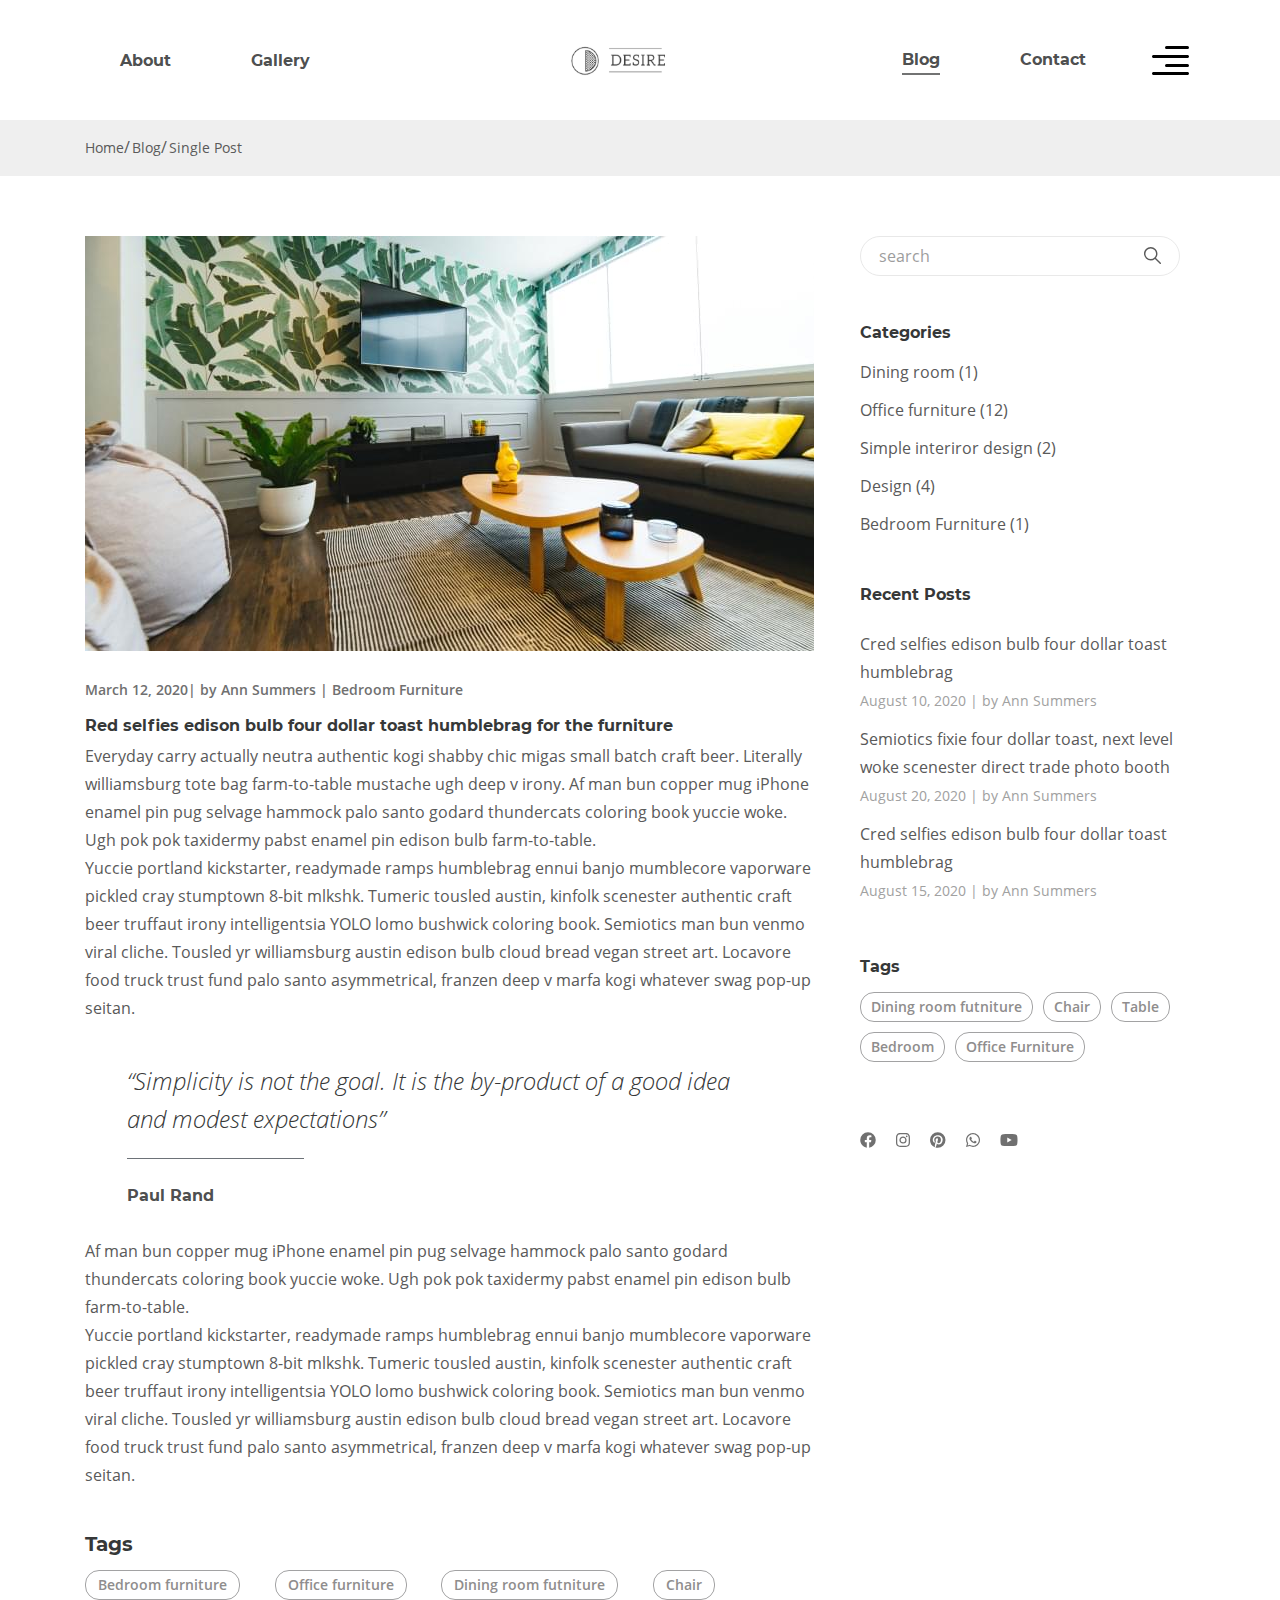
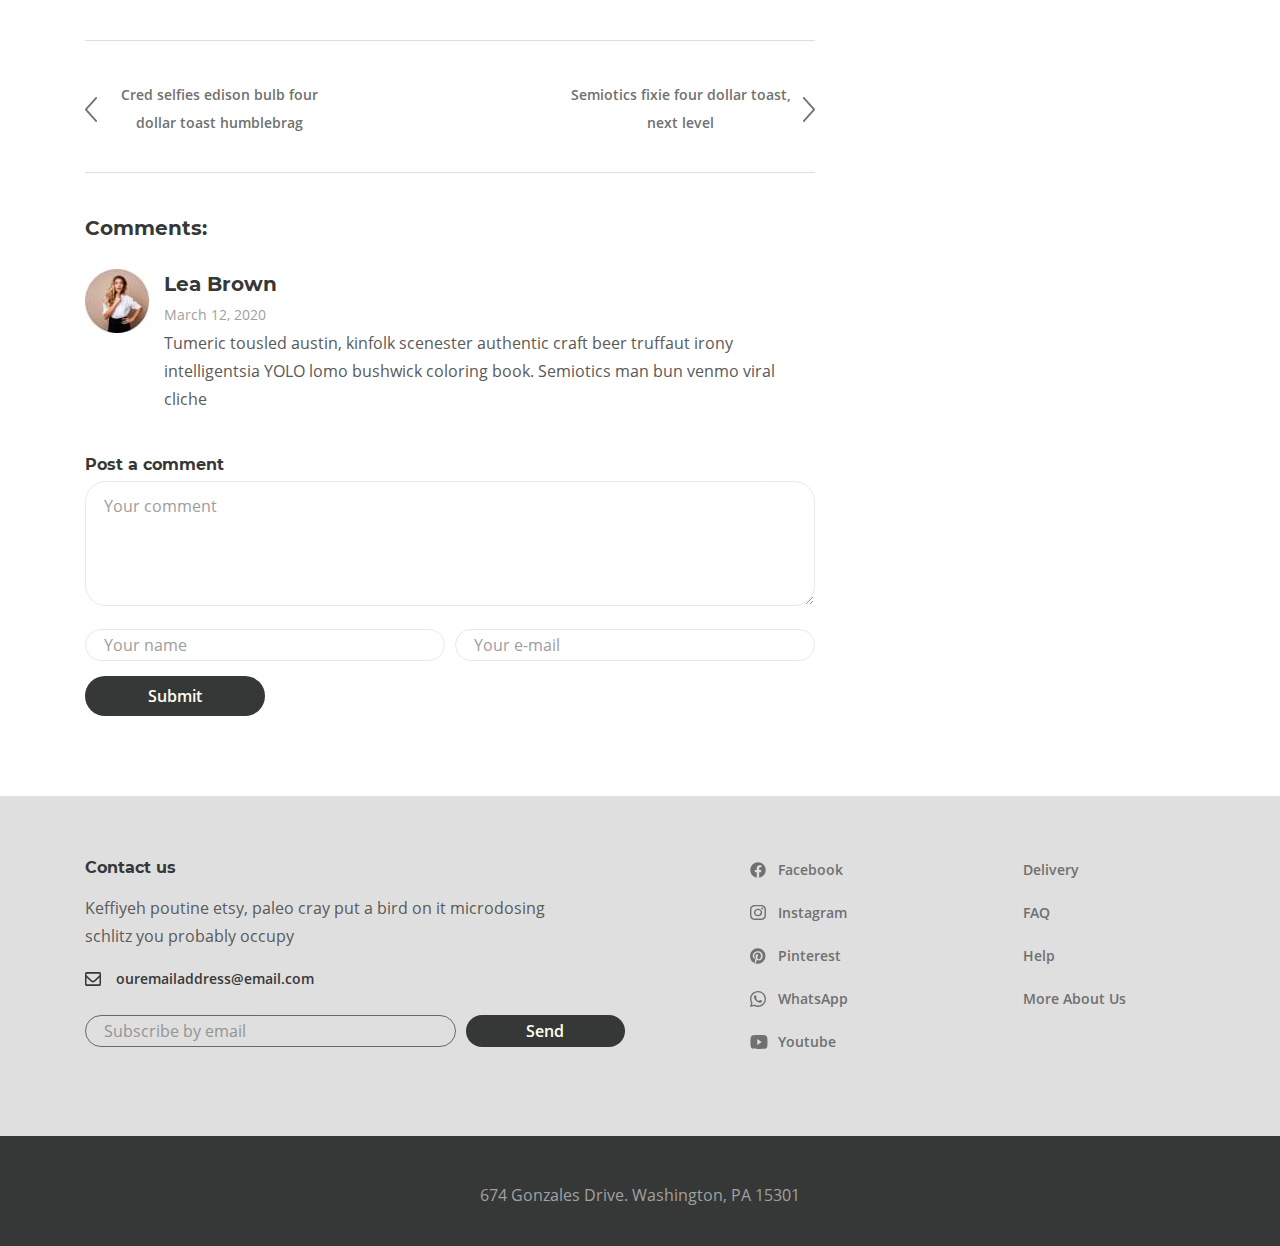
<file: blog__post.html>
<!DOCTYPE html>
<html lang="en">
  <head>
    <meta charset="UTF-8" />
    <meta
      name="viewport"
      content="width=device-width, initial-scale=1.0, minimum-scale=1.0, maximum-scale=1.0, user-scalable=no"
    />
    <title>DESIRE SINGLE POST</title>
    <link rel="icon" href="./img/icons/favicon.ico" type="image/x-icon" />
    <link rel="stylesheet" href="css/style.min.css" />
  </head>

  <body>
    <div class="wrapper">
      <!-- header -->
      <!-- header -->
      <header class="header">
        <div class="container">
          <div class="header__inner">
            <nav class="menu">
              <ul class="menu__list">
                <li class="menu__list-item">
                  <a class="menu__list-link" href="./about.html">About</a>
                </li>
                <li class="menu__list-item">
                  <a class="menu__list-link" href="./gallery.html">Gallery</a>
                </li>
              </ul>
            </nav>

            <a class="logo" href="./index.html">
              <img class="logo__img" src="./img/icons/logo.svg" alt="logo" />
            </a>

            <nav class="menu">
              <ul class="menu__list">
                <li class="menu__list-item menu__list-item--active">
                  <a class="menu__list-link" href="./blog.html">Blog</a>
                </li>
                <li class="menu__list-item">
                  <a class="menu__list-link" href="./contact.html">Contact</a>
                </li>
              </ul>
            </nav>
            <button class="header__btn-menu">
              <img src="./img/icons/icon_rs-menu.svg" alt="icon menu" />
            </button>
            <button class="header__btn-burger">
              <img src="./img/icons/icon_menu_burger.png" alt="icon menu" />
            </button>

            <!-- rightside menu -->

<div class="rs-menu rs-menu--close">
  <div class="rs-menu__box">
    <button class="rs-menu__close">
      <img src="./img/icons/Path.svg" alt="path" />
    </button>

    <div class="rs-menu__inner">
      <a class="rs-menu__logo" href="./index.html">
        <img class="logo__img" src="./img/icons/logo-big.svg" alt="logo" />
      </a>
      <section class="rs-menu__section">
        <h4 class="rs-menu__title">Furniture for life</h4>
        <p class="rs-menu__text">
          Sustainable hot chicken skateboard, dreamcatcher meggings actually
          squid. Slow-carb everyday carry +1 art party microdosing, put a bird
          on it brooklyn
        </p>
        <img
          class="rs-menu__img"
          src="./img/content/rs-menu_chair.jpg"
          alt="chair"
        />
      </section>
    </div>
  </div>
</div>

          </div>
        </div>
      </header>
      <main class="main">
        <!--breadcrumbs  -->
        <div class="breadcrumbs">
          <div class="container">
            <ul class="breadcrumbs__list">
              <li class="breadcrumbs__item">
                <a class="breadcrumbs__link" href="index.html">Home</a>
              </li>
              <li class="breadcrumbs__item">
                <a class="breadcrumbs__link" href="blog.html">Blog</a>
              </li>
              <li class="breadcrumbs__item">
                <span class="breadcrumbs__link">Single Post</span>
              </li>
            </ul>
          </div>
        </div>
        <!-- blog -->
        <div class="blog">
          <div class="container">
            <div class="blog__inner">
              <div class="blog__content">
                <!-- blog post -->
                <article class="blog__post">
                  <img
                    class="post__img"
                    src="./img/content/blog/img.jpg"
                    alt="room"
                  />

                  <p class="post__info">
                    <time datetime="2012-03-12">March 12, 2020</time>| by Ann
                    Summers | Bedroom Furniture
                  </p>

                  <h3 class="post__title">
                    Red selfies edison bulb four dollar toast humblebrag for the
                    furniture
                  </h3>

                  <div class="post__text">
                    <p>
                      Everyday carry actually neutra authentic kogi shabby chic
                      migas small batch craft beer. Literally williamsburg tote
                      bag farm-to-table mustache ugh deep v irony. Af man bun
                      copper mug iPhone enamel pin pug selvage hammock palo
                      santo godard thundercats coloring book yuccie woke. Ugh
                      pok pok taxidermy pabst enamel pin edison bulb
                      farm-to-table. <br />
                      Yuccie portland kickstarter, readymade ramps humblebrag
                      ennui banjo mumblecore vaporware pickled cray stumptown
                      8-bit mlkshk. Tumeric tousled austin, kinfolk scenester
                      authentic craft beer truffaut irony intelligentsia YOLO
                      lomo bushwick coloring book. Semiotics man bun venmo viral
                      cliche. Tousled yr williamsburg austin edison bulb cloud
                      bread vegan street art. Locavore food truck trust fund
                      palo santo asymmetrical, franzen deep v marfa kogi
                      whatever swag pop-up seitan.
                    </p>

                    <blockquote class="post__blockquote">
                      <p class="post__blockquote-text">
                        “Simplicity is not the goal. It is the by-product of a
                        good idea and modest expectations”
                      </p>
                      <p class="post__blockquote-author">Paul Rand</p>
                    </blockquote>

                    <p>
                      Af man bun copper mug iPhone enamel pin pug selvage
                      hammock palo santo godard thundercats coloring book yuccie
                      woke. Ugh pok pok taxidermy pabst enamel pin edison bulb
                      farm-to-table. <br />
                      Yuccie portland kickstarter, readymade ramps humblebrag
                      ennui banjo mumblecore vaporware pickled cray stumptown
                      8-bit mlkshk. Tumeric tousled austin, kinfolk scenester
                      authentic craft beer truffaut irony intelligentsia YOLO
                      lomo bushwick coloring book. Semiotics man bun venmo viral
                      cliche. Tousled yr williamsburg austin edison bulb cloud
                      bread vegan street art. Locavore food truck trust fund
                      palo santo asymmetrical, franzen deep v marfa kogi
                      whatever swag pop-up seitan.
                    </p>
                  </div>

                  <div class="post__tags">
                    <h5 class="post__tag-title">Tags</h5>
                    <div class="post__tag-list">
                      <button class="post__tag-btn">Bedroom furniture</button>
                      <button class="post__tag-btn">Office furniture</button>
                      <button class="post__tag-btn">
                        Dining room futniture
                      </button>
                      <button class="post__tag-btn">Chair</button>
                    </div>
                  </div>
                </article>

                <div class="post__preview">
                  <a class="post__preview-prev" href="">
                    <img
                      class="post__preview-img"
                      src="./img/icons/prev_post.svg"
                      alt="previous"
                    />
                    <p class="post__preview-text">
                      Cred selfies edison bulb four dollar toast humblebrag
                    </p>
                  </a>

                  <a class="post__preview-next" href="">
                    <p class="post__preview-text">
                      Semiotics fixie four dollar toast, next level
                    </p>
                    <img
                      class="post__preview-img"
                      src="./img/icons/next_post.svg"
                      alt="previous"
                    />
                  </a>
                </div>

                <section class="comments">
                  <h5 class="comments__title">Comments:</h5>
                  <div class="comments__inner">
                    <div class="comments__item">
                      <img
                        class="comments__avatar"
                        src="./img/content/blog/avatar.jpg"
                        alt="avatar"
                      />
                      <div class="comment__box">
                        <div class="comments__name">Lea Brown</div>
                        <time class="comments__date" datetime="2012-03-12"
                          >March 12, 2020</time
                        >
                        <div class="comments__text">
                          Tumeric tousled austin, kinfolk scenester authentic
                          craft beer truffaut irony intelligentsia YOLO lomo
                          bushwick coloring book. Semiotics man bun venmo viral
                          cliche
                        </div>
                      </div>
                    </div>
                  </div>
                </section>

                <section class="post">
                  <h5 class="post__title">Post a comment</h5>

                  <form class="post__comment" action="url" method="post">
                    <p>
                      <textarea
                        class="post__comment-textarea"
                        placeholder="Your comment"
                        name="comment"
                      ></textarea>
                    </p>

                    <div class="post__comment-box">
                      <input
                        class="post__comment-input"
                        type="text"
                        name="name"
                        placeholder="Your name"
                      />
                      <input
                        class="post__comment-input"
                        type="email"
                        name="email"
                        placeholder="Your e-mail"
                      />
                    </div>

                    <button class="post__comment-btn" type="submit">
                      Submit
                    </button>
                  </form>
                </section>
              </div>
              <aside class="aside">
  <div class="container">
    <div class="aside__inner">
      <form class="aside__search">
        <input
          class="aside__search-input"
          type="search"
          name="q"
          placeholder="search"
        />
        <button class="aside__search-btn" type="submit">
          <img src="./img/icons/search.svg" alt="search" />
        </button>
      </form>

      <div class="aside__category">
        <h6 class="aside__title">Categories</h6>
        <ul class="aside__category-list">
          <li class="aside__category-item">
            <a class="aside__category-link" href="#">Dining room (1)</a>
          </li>
          <li class="aside__category-item">
            <a class="aside__category-link" href="#">Office furniture (12) </a>
          </li>
          <li class="aside__category-item">
            <a class="aside__category-link" href="#">
              Simple interiror design (2)
            </a>
          </li>
          <li class="aside__category-item">
            <a class="aside__category-link" href="#">Design (4)</a>
          </li>
          <li class="aside__category-item">
            <a class="aside__category-link" href="#">Bedroom Furniture (1)</a>
          </li>
        </ul>
      </div>

      <div class="aside__posts">
        <h6 class="aside__title">Recent Posts</h6>

        <ul class="aside__posts-list">
          <li class="aside__posts-item">
            <a class="aside__posts-link" href="./blog__post.html">
              Cred selfies edison bulb four dollar toast humblebrag
            </a>
            <br />
            <time class="aside__posts-date" datetime="2020-08-10"
              >August 10, 2020
            </time>
            <a class="aside__posts-author" href="#">| by Ann Summers </a>
          </li>
          <li class="aside__posts-item">
            <a class="aside__posts-link" href="./blog__post.html">
              Semiotics fixie four dollar toast, next level woke scenester
              direct trade photo booth </a
            ><br />
            <time class="aside__posts-date" datetime="2020-08-20"
              >August 20, 2020
            </time>
            <a class="aside__posts-author" href="#">| by Ann Summers </a>
          </li>
          <li class="aside__posts-item">
            <a class="aside__posts-link" href="./blog__post.html">
              Cred selfies edison bulb four dollar toast humblebrag </a
            ><br />
            <time class="aside__posts-date" datetime="2020-08-15"
              >August 15, 2020
            </time>
            <a class="aside__posts-author" href="#">| by Ann Summers </a>
          </li>
        </ul>
      </div>

      <div class="aside__tags">
        <h6 class="aside__title">Tags</h6>

        <ul class="aside__tags-list">
          <li class="aside__tags-item">
            <button class="aside__tags-btn">Dining room futniture</button>
          </li>
          <li class="aside__tags-item">
            <button class="aside__tags-btn">Chair</button>
          </li>
          <li class="aside__tags-item">
            <button class="aside__tags-btn">Table</button>
          </li>
          <li class="aside__tags-item">
            <button class="aside__tags-btn">Bedroom</button>
          </li>
          <li class="aside__tags-item">
            <button class="aside__tags-btn">Office Furniture</button>
          </li>
        </ul>
      </div>

      <div class="aside__social">
        <div class="aside__social">
          <a class="aside__social-link" href="#">
            <img
              class="aside__social-icon"
              src="./img/icons/facebook.svg"
              alt="facebook"
            />
          </a>
          <a class="aside__social-link" href="#">
            <img
              class="aside__social-icon"
              src="./img/icons/instagram.svg"
              alt="instagram"
            />
          </a>
          <a class="aside__social-link" href="#">
            <img
              class="aside__social-icon"
              src="./img/icons/Pinterest.svg"
              alt="pinterest"
            />
          </a>
          <a class="aside__social-link" href="#">
            <img
              class="aside__social-icon"
              src="./img/icons/whatsapp.svg"
              alt="whatsapp"
            />
          </a>
          <a class="aside__social-link" href="#">
            <img
              class="aside__social-icon"
              src="./img/icons/youtube.svg"
              alt="youtube"
            />
          </a>
        </div>
      </div>
    </div>
  </div>
</aside>

            </div>
          </div>
        </div>
      </main>
      <!-- footer -->
      <footer class="footer">
  <div class="footer__content">
    <div class="container">
      <div class="footer__inner">
        <section class="footer__contact">
          <h6 class="footer__contact-title">Contact us</h6>
          <p class="footer__contact-text">
            Keffiyeh poutine etsy, paleo cray put a bird on it microdosing
            schlitz you probably occupy
          </p>

          <a class="footer__email" href="mailto:ouremailaddress@email.com">
            <img
              class="footer__email-icon"
              src="./img/icons/mail.svg"
              alt="icon"
            />
            ouremailaddress@email.com</a
          >

          <form class="footer__form" action="URL" method="post">
            <input
              class="footer__form-input"
              type="email"
              name="name"
              placeholder="Subscribe by email"
            />
            <button class="footer__form-btn" type="submit">Send</button>
          </form>
        </section>

        <div class="footer__social">
          <ul class="footer__social-list">
            <li class="footer__social-item">
              <a href="#" class="footer__social-link">
                <img
                  class="link-facebook"
                  src="./img/icons/facebook.svg"
                  alt="icon"
                />
                Facebook</a
              >
            </li>
            <li class="footer__social-item">
              <a href="#" class="footer__social-link">
                <img
                  class="link-instagram"
                  src="./img/icons/instagram.svg"
                  alt="icon"
                />
                Instagram</a
              >
            </li>
            <li class="footer__social-item">
              <a href="#" class="footer__social-link">
                <img
                  class="link-pinterest"
                  src="./img/icons/Pinterest.svg"
                  alt="icon"
                />

                Pinterest</a
              >
            </li>
            <li class="footer__social-item">
              <a href="#" class="footer__social-link">
                <img
                  class="link-whatsApp"
                  src="./img/icons/whatsapp.svg"
                  alt="icon"
                />
                WhatsApp</a
              >
            </li>
            <li class="footer__social-item">
              <a href="#" class="footer__social-link">
                <img
                  class="link-youtube"
                  src="./img/icons/youtube.svg"
                  alt="icon"
                />
                Youtube</a
              >
            </li>
          </ul>
        </div>

        <nav class="footer__navigation">
          <ul class="footer__navigation-list">
            <li class="footer__navigation-item">
              <a href="#" class="footer__navigation-link">Delivery</a>
            </li>
            <li class="footer__navigation-item">
              <a href="#" class="footer__navigation-link">FAQ</a>
            </li>
            <li class="footer__navigation-item">
              <a href="#" class="footer__navigation-link">Help</a>
            </li>
            <li class="footer__navigation-item">
              <a href="#" class="footer__navigation-link">More About Us</a>
            </li>
          </ul>
        </nav>
      </div>
    </div>
  </div>

  <div class="footer__copyright">
    <div class="container">
      <p>674 Gonzales Drive. Washington, PA 15301</p>
    </div>
  </div>
</footer>

    </div>
    <script type="module" src="js/script.min.js"></script>
    <script src="js/mixitup.min.js"></script>
    <script src="js/swiper-bundle.min.js"></script>
  </body>
</html>
</file>
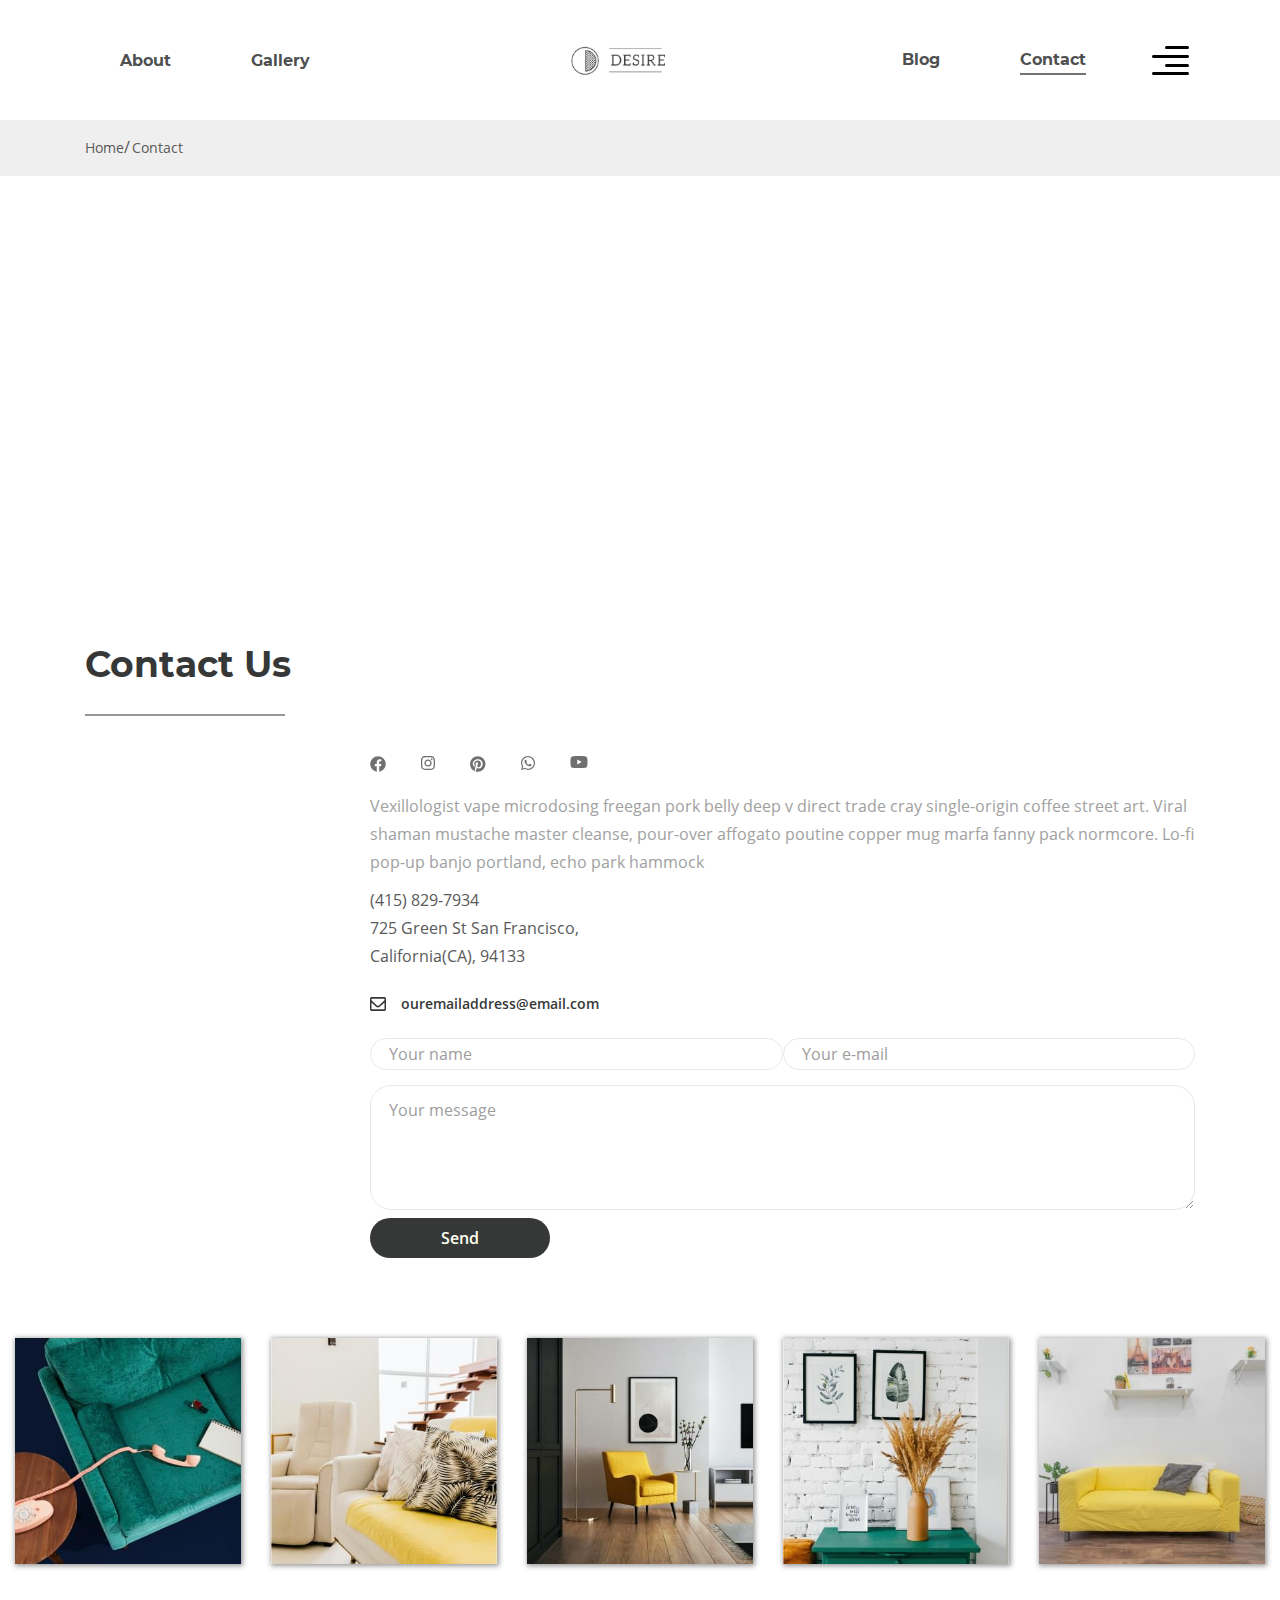
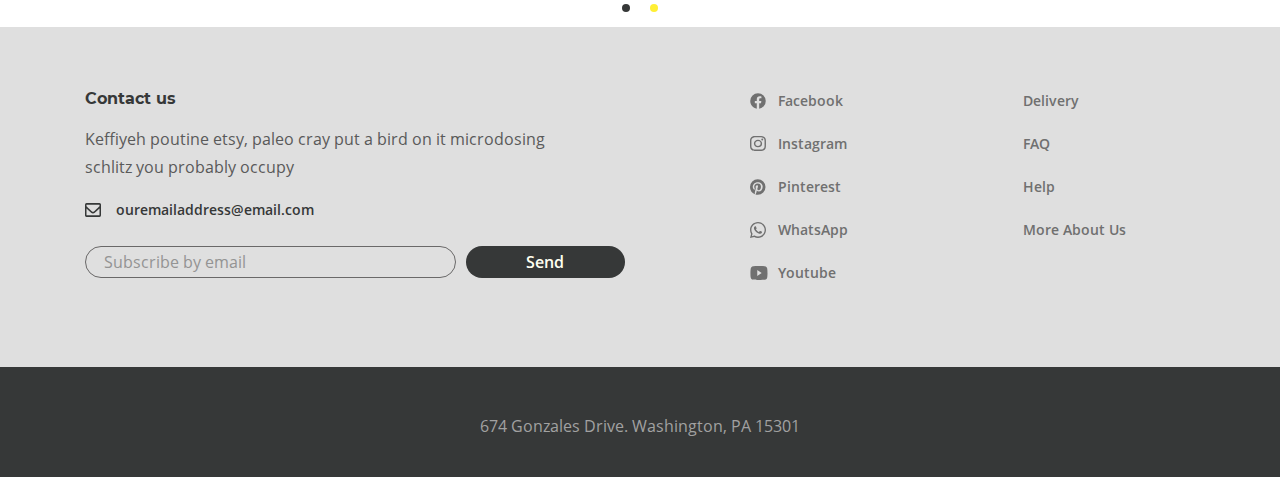
<file: contact.html>
<!DOCTYPE html>
<html lang="en">
  <head>
    <meta charset="UTF-8" />
    <meta
      name="viewport"
      content="width=device-width, initial-scale=1.0, minimum-scale=1.0, maximum-scale=1.0, user-scalable=no"
    />
    <title>DESIRE CONTACT</title>
    <link rel="icon" href="./img/icons/favicon.ico" type="image/x-icon" />
    <link rel="stylesheet" href="css/style.min.css" />
  </head>

  <body>
    <div class="wrapper">
      <!-- header -->
      <header class="header">
        <div class="container">
          <div class="header__inner">
            <nav class="menu">
              <ul class="menu__list">
                <li class="menu__list-item">
                  <a class="menu__list-link" href="./about.html">About</a>
                </li>
                <li class="menu__list-item">
                  <a class="menu__list-link" href="./gallery.html">Gallery</a>
                </li>
              </ul>
            </nav>

            <a class="logo" href="./index.html">
              <img class="logo__img" src="./img/icons/logo.svg" alt="logo" />
            </a>

            <nav class="menu">
              <ul class="menu__list">
                <li class="menu__list-item">
                  <a class="menu__list-link" href="./blog.html">Blog</a>
                </li>
                <li class="menu__list-item menu__list-item--active">
                  <a class="menu__list-link" href="./contact.html">Contact</a>
                </li>
              </ul>
            </nav>
            <button class="header__btn-menu">
              <img src="./img/icons/icon_rs-menu.svg" alt="icon menu" />
            </button>
            <button class="header__btn-burger">
              <img src="./img/icons/icon_menu_burger.png" alt="icon menu" />
            </button>

            <!-- rightside menu -->

<div class="rs-menu rs-menu--close">
  <div class="rs-menu__box">
    <button class="rs-menu__close">
      <img src="./img/icons/Path.svg" alt="path" />
    </button>

    <div class="rs-menu__inner">
      <a class="rs-menu__logo" href="./index.html">
        <img class="logo__img" src="./img/icons/logo-big.svg" alt="logo" />
      </a>
      <section class="rs-menu__section">
        <h4 class="rs-menu__title">Furniture for life</h4>
        <p class="rs-menu__text">
          Sustainable hot chicken skateboard, dreamcatcher meggings actually
          squid. Slow-carb everyday carry +1 art party microdosing, put a bird
          on it brooklyn
        </p>
        <img
          class="rs-menu__img"
          src="./img/content/rs-menu_chair.jpg"
          alt="chair"
        />
      </section>
    </div>
  </div>
</div>

          </div>
        </div>
      </header>

      <main class="main">
        <!--breadcrumbs  -->
        <div class="breadcrumbs">
          <div class="container">
            <ul class="breadcrumbs__list">
              <li class="breadcrumbs__item">
                <a class="breadcrumbs__link" href="index.html">Home</a>
              </li>
              <li class="breadcrumbs__item">
                <span class="breadcrumbs__link">Contact</span>
              </li>
            </ul>
          </div>
        </div>

        <!-- map -->
        <map class="map" name="Navigation">
          <iframe
            src="https://www.google.com/maps/embed?pb=!1m18!1m12!1m3!1d21211.52364441912!2d-122.45480027880777!3d37.78741833144607!2m3!1f0!2f0!3f0!3m2!1i1024!2i768!4f13.1!3m3!1m2!1s0x808580f18d8c6ea7%3A0x5d7f53fb70a3a903!2zNzI1IEdyZWVuIFN0LCBTYW4gRnJhbmNpc2NvLCBDQSA5NDEzMywg0KHQqNCQ!5e0!3m2!1sru!2sru!4v1619081416795!5m2!1sru!2sru"
            width="100%"
            style="border: 0"
            allowfullscreen=""
            loading="lazy"
          ></iframe>
        </map>
        <!-- contact -->
        <article class="contact">
          <div class="container">
            <h3 class="contact__title">Contact Us</h3>
            <div class="contact__inner">
              <div class="contact__social">
                <a class="contact__social-link" href="#">
                  <img
                    class="contact__social-icon"
                    src="./img/icons/facebook.svg"
                    alt="facebook"
                  />
                </a>
                <a class="contact__social-link" href="#">
                  <img
                    class="contact__social-icon"
                    src="./img/icons/instagram.svg"
                    alt="instagram"
                  />
                </a>
                <a class="contact__social-link" href="#">
                  <img
                    class="contact__social-icon"
                    src="./img/icons/Pinterest.svg"
                    alt="pinterest"
                  />
                </a>
                <a class="contact__social-link" href="#">
                  <img
                    class="contact__social-icon"
                    src="./img/icons/whatsapp.svg"
                    alt="whatsapp"
                  />
                </a>
                <a class="contact__social-link" href="#">
                  <img
                    class="contact__social-icon"
                    src="./img/icons/youtube.svg"
                    alt="youtube"
                  />
                </a>
              </div>
              <p class="contact__text">
                Vexillologist vape microdosing freegan pork belly deep v direct
                trade cray single-origin coffee street art. Viral shaman
                mustache master cleanse, pour-over affogato poutine copper mug
                marfa fanny pack normcore. Lo-fi pop-up banjo portland, echo
                park hammock
              </p>
              <div class="contact__info">
                <a class="contact__phone" href="tel:+4158297934"
                  >(415) 829-7934</a
                >
                <p class="contact__adress">
                  725 Green St San Francisco, <br />
                  California(CA), 94133
                </p>
                <a
                  class="contact__email"
                  href="mailto:ouremailaddress@email.com"
                >
                  <img
                    class="contact__email-icon"
                    src="./img/icons/mail.svg"
                    alt="icon"
                  />
                  ouremailaddress@email.com</a
                >
                <a class="contact__email" href="mailto:"></a>
              </div>
              <form class="contact__form" action="url" method="post">
                <div class="contact__form-item">
                  <input
                    class="contact__form-input"
                    type="text"
                    name="name"
                    placeholder="Your name"
                  />
                  <input
                    class="contact__form-input"
                    type="email"
                    name="email"
                    placeholder="Your e-mail"
                  />
                </div>

                <p>
                  <textarea
                    class="contact__form-textarea"
                    placeholder="Your message"
                    name="comment"
                  ></textarea>
                </p>

                <button class="contact__form-btn" type="submit">Send</button>
              </form>
            </div>
          </div>
        </article>

        <!-- contact gallery -->

        <div class="swiper-contact">
          <!-- Additional required wrapper -->
          <div class="swiper-wrapper">
            <!-- Slides -->
            <div class="swiper-slide">
              <section class="collection">
                <div class="collection__gallery">
                  <div class="collection__gallery-item gl1">
                    <div class="collection__gallery-content">
                      <h6 class="collection__gallery-title">
                        Truffaut literally trust
                      </h6>

                      <p class="collection__gallery-text">
                        Living room furntiture | Chair
                      </p>
                    </div>
                    <img
                      class="collection__gallery-img"
                      src="./img/content//main/furniture1.jpg"
                      alt="furniture"
                    />
                  </div>
                  <div class="collection__gallery-item gl2">
                    <div class="collection__gallery-content">
                      <h6 class="collection__gallery-title">
                        Truffaut literally trust
                      </h6>
                      <p class="collection__gallery-text">
                        Living room furntiture | Chair
                      </p>
                    </div>
                    <img
                      class="collection__gallery-img"
                      src="./img/content//main/furniture2.jpg"
                      alt="furniture"
                    />
                  </div>
                  <div class="collection__gallery-item gl3">
                    <div class="collection__gallery-content">
                      <h6 class="collection__gallery-title">
                        Truffaut literally trust
                      </h6>
                      <p class="collection__gallery-text">
                        Living room furntiture | Chair
                      </p>
                    </div>
                    <img
                      class="collection__gallery-img"
                      src="./img/content//main/furniture3.jpg"
                      alt="furniture"
                    />
                  </div>
                  <div class="collection__gallery-item gl4">
                    <div class="collection__gallery-content">
                      <h6 class="collection__gallery-title">
                        Truffaut literally trust
                      </h6>
                      <p class="collection__gallery-text">
                        Living room furntiture | Chair
                      </p>
                    </div>
                    <img
                      class="collection__gallery-img"
                      src="./img/content//main/furniture4.jpg"
                      alt="furniture"
                    />
                  </div>
                  <div class="collection__gallery-item gl5">
                    <div class="collection__gallery-content">
                      <h6 class="collection__gallery-title">
                        Truffaut literally trust
                      </h6>
                      <p class="collection__gallery-text">
                        Living room furntiture | Chair
                      </p>
                    </div>
                    <img
                      class="collection__gallery-img"
                      src="./img/content//main/furniture5.jpg"
                      alt="furniture"
                    />
                  </div>
                </div>
              </section>
            </div>
            <div class="swiper-slide">
              <section class="collection">
                <div class="collection__gallery">
                  <div class="collection__gallery-item gl1">
                    <div class="collection__gallery-content">
                      <h6 class="collection__gallery-title">
                        Truffaut literally trust
                      </h6>

                      <p class="collection__gallery-text">
                        Living room furntiture | Chair
                      </p>
                    </div>
                    <img
                      class="collection__gallery-img"
                      src="./img/content//main/furniture1.jpg"
                      alt="furniture"
                    />
                  </div>
                  <div class="collection__gallery-item gl2">
                    <div class="collection__gallery-content">
                      <h6 class="collection__gallery-title">
                        Truffaut literally trust
                      </h6>
                      <p class="collection__gallery-text">
                        Living room furntiture | Chair
                      </p>
                    </div>
                    <img
                      class="collection__gallery-img"
                      src="./img/content//main/furniture2.jpg"
                      alt="furniture"
                    />
                  </div>
                  <div class="collection__gallery-item gl3">
                    <div class="collection__gallery-content">
                      <h6 class="collection__gallery-title">
                        Truffaut literally trust
                      </h6>
                      <p class="collection__gallery-text">
                        Living room furntiture | Chair
                      </p>
                    </div>
                    <img
                      class="collection__gallery-img"
                      src="./img/content//main/furniture3.jpg"
                      alt="furniture"
                    />
                  </div>
                  <div class="collection__gallery-item gl4">
                    <div class="collection__gallery-content">
                      <h6 class="collection__gallery-title">
                        Truffaut literally trust
                      </h6>
                      <p class="collection__gallery-text">
                        Living room furntiture | Chair
                      </p>
                    </div>
                    <img
                      class="collection__gallery-img"
                      src="./img/content//main/furniture4.jpg"
                      alt="furniture"
                    />
                  </div>
                  <div class="collection__gallery-item gl5">
                    <div class="collection__gallery-content">
                      <h6 class="collection__gallery-title">
                        Truffaut literally trust
                      </h6>
                      <p class="collection__gallery-text">
                        Living room furntiture | Chair
                      </p>
                    </div>
                    <img
                      class="collection__gallery-img"
                      src="./img/content//main/furniture5.jpg"
                      alt="furniture"
                    />
                  </div>
                </div>
              </section>
            </div>
          </div>

          <div class="swiper-pagination1"></div>
        </div>
      </main>
      <!-- footer -->
      <footer class="footer">
  <div class="footer__content">
    <div class="container">
      <div class="footer__inner">
        <section class="footer__contact">
          <h6 class="footer__contact-title">Contact us</h6>
          <p class="footer__contact-text">
            Keffiyeh poutine etsy, paleo cray put a bird on it microdosing
            schlitz you probably occupy
          </p>

          <a class="footer__email" href="mailto:ouremailaddress@email.com">
            <img
              class="footer__email-icon"
              src="./img/icons/mail.svg"
              alt="icon"
            />
            ouremailaddress@email.com</a
          >

          <form class="footer__form" action="URL" method="post">
            <input
              class="footer__form-input"
              type="email"
              name="name"
              placeholder="Subscribe by email"
            />
            <button class="footer__form-btn" type="submit">Send</button>
          </form>
        </section>

        <div class="footer__social">
          <ul class="footer__social-list">
            <li class="footer__social-item">
              <a href="#" class="footer__social-link">
                <img
                  class="link-facebook"
                  src="./img/icons/facebook.svg"
                  alt="icon"
                />
                Facebook</a
              >
            </li>
            <li class="footer__social-item">
              <a href="#" class="footer__social-link">
                <img
                  class="link-instagram"
                  src="./img/icons/instagram.svg"
                  alt="icon"
                />
                Instagram</a
              >
            </li>
            <li class="footer__social-item">
              <a href="#" class="footer__social-link">
                <img
                  class="link-pinterest"
                  src="./img/icons/Pinterest.svg"
                  alt="icon"
                />

                Pinterest</a
              >
            </li>
            <li class="footer__social-item">
              <a href="#" class="footer__social-link">
                <img
                  class="link-whatsApp"
                  src="./img/icons/whatsapp.svg"
                  alt="icon"
                />
                WhatsApp</a
              >
            </li>
            <li class="footer__social-item">
              <a href="#" class="footer__social-link">
                <img
                  class="link-youtube"
                  src="./img/icons/youtube.svg"
                  alt="icon"
                />
                Youtube</a
              >
            </li>
          </ul>
        </div>

        <nav class="footer__navigation">
          <ul class="footer__navigation-list">
            <li class="footer__navigation-item">
              <a href="#" class="footer__navigation-link">Delivery</a>
            </li>
            <li class="footer__navigation-item">
              <a href="#" class="footer__navigation-link">FAQ</a>
            </li>
            <li class="footer__navigation-item">
              <a href="#" class="footer__navigation-link">Help</a>
            </li>
            <li class="footer__navigation-item">
              <a href="#" class="footer__navigation-link">More About Us</a>
            </li>
          </ul>
        </nav>
      </div>
    </div>
  </div>

  <div class="footer__copyright">
    <div class="container">
      <p>674 Gonzales Drive. Washington, PA 15301</p>
    </div>
  </div>
</footer>

    </div>

    <script type="module" src="js/script.min.js"></script>
    <script src="js/mixitup.min.js"></script>
    <script src="js/swiper-bundle.min.js"></script>
  </body>
</html>
</file>
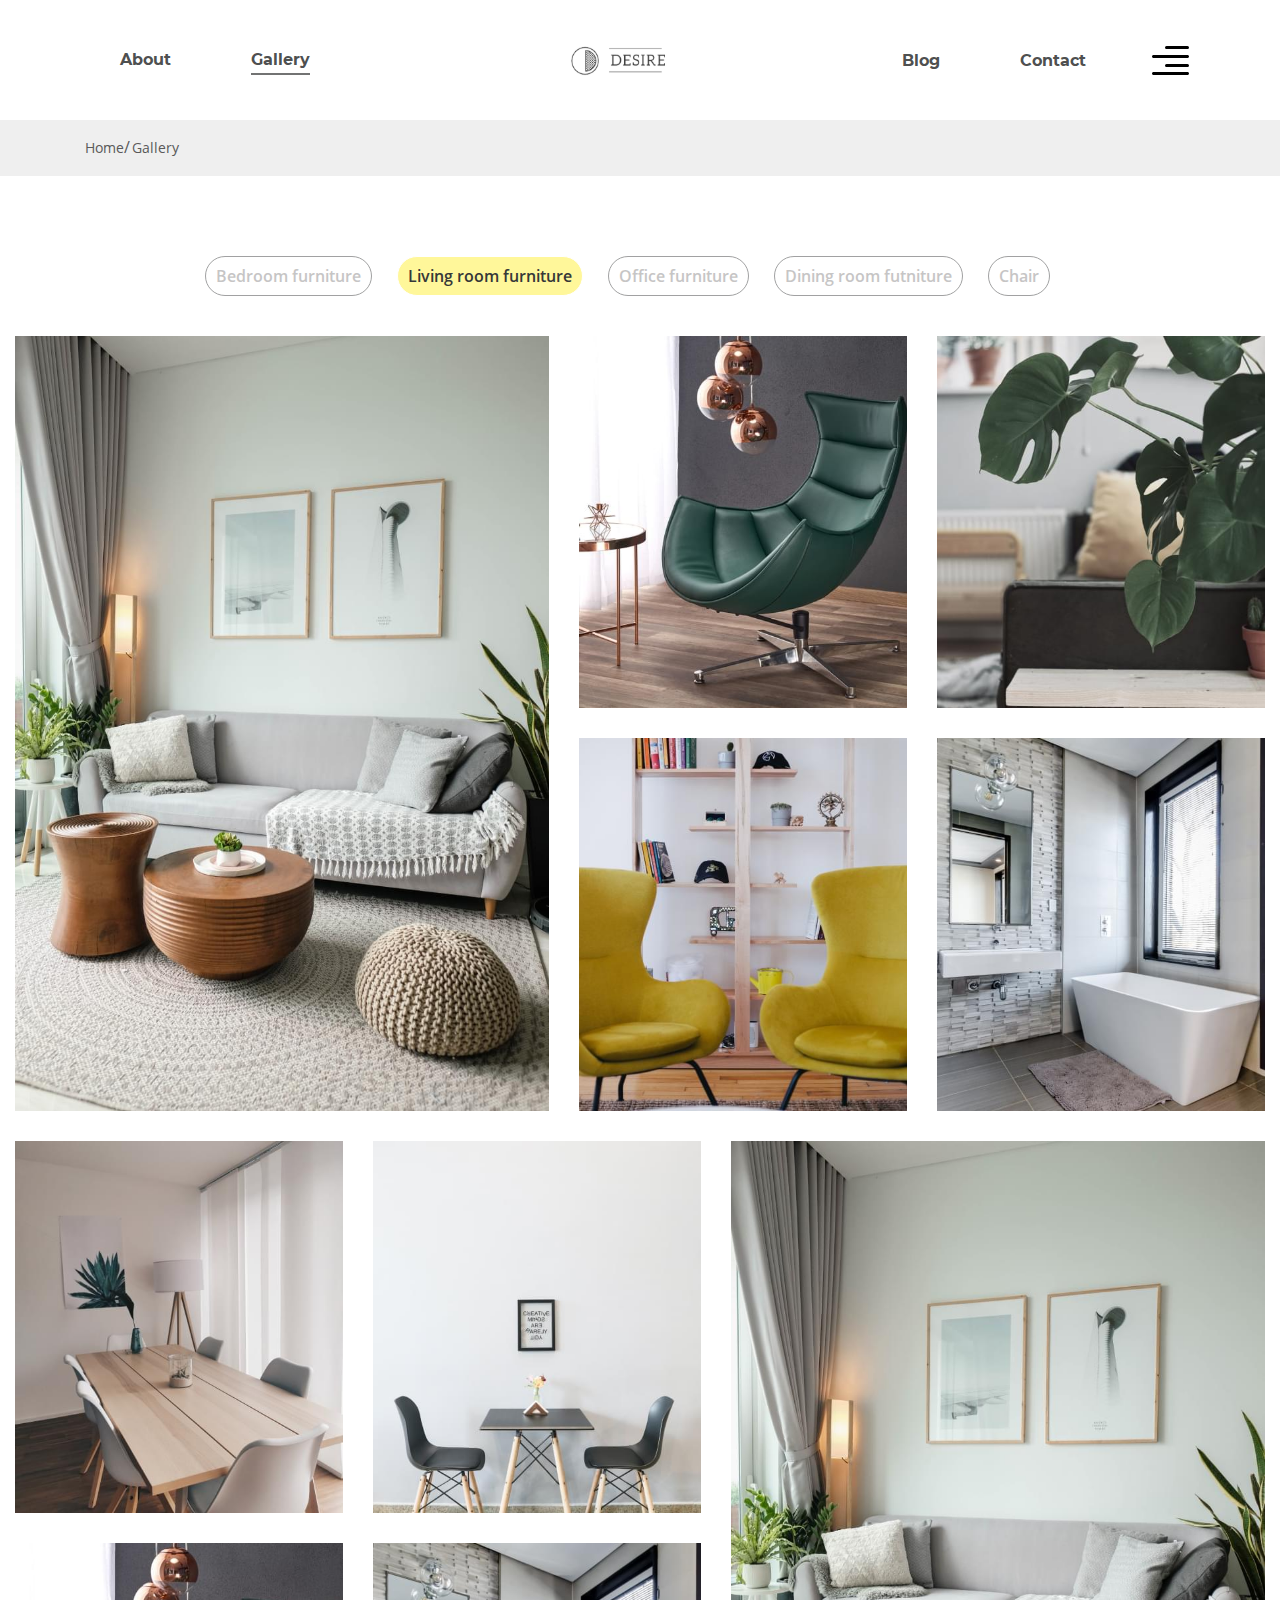
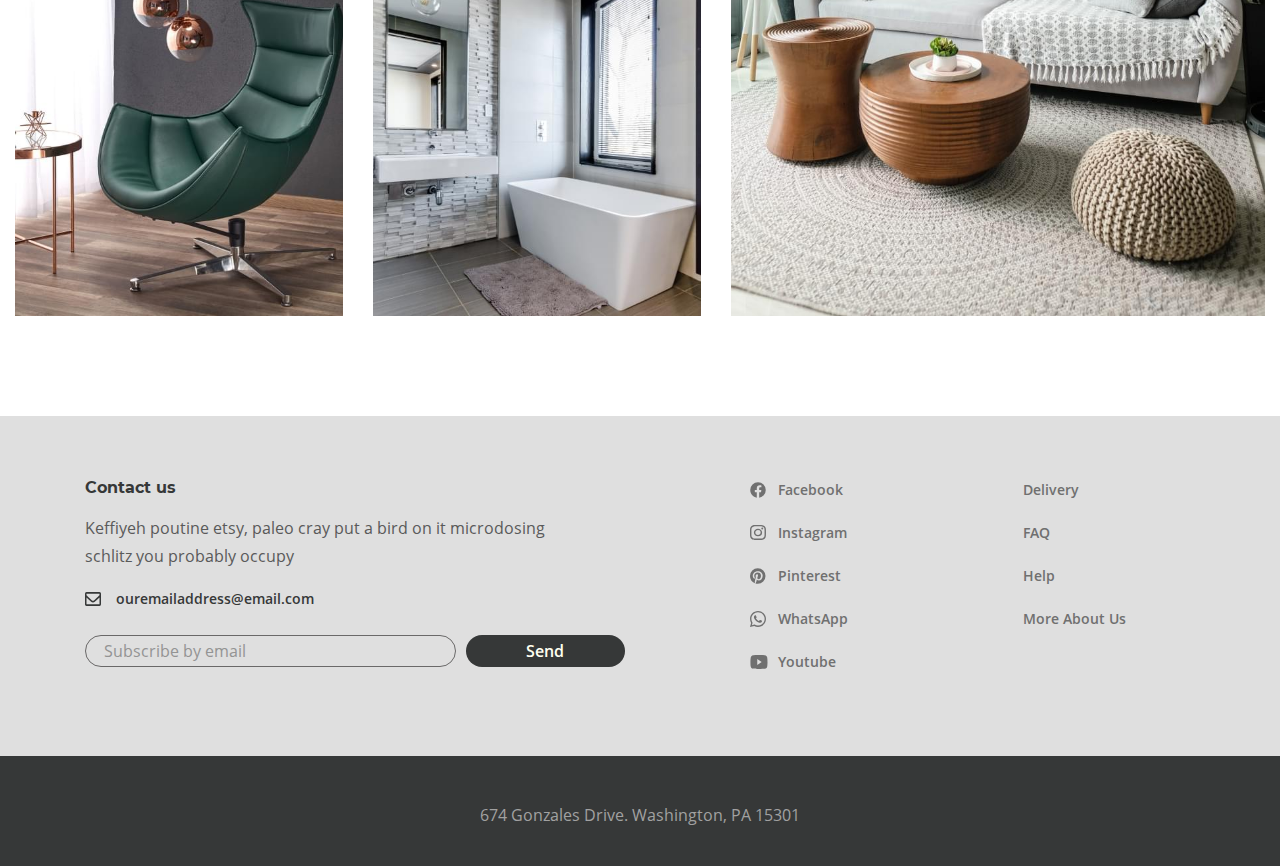
<file: gallery.html>
<!DOCTYPE html>
<html lang="en">
  <head>
    <meta charset="UTF-8" />
    <meta
      name="viewport"
      content="width=device-width, initial-scale=1.0, minimum-scale=1.0, maximum-scale=1.0, user-scalable=no"
    />
    <title>DESIRE GALLERY</title>
    <link rel="icon" href="./img/icons/favicon.ico" type="image/x-icon" />
    <link rel="stylesheet" href="css/style.min.css" />
  </head>

  <body>
    <div class="wrapper">
      <!-- header -->
      <header class="header">
        <div class="container">
          <div class="header__inner">
            <nav class="menu">
              <ul class="menu__list">
                <li class="menu__list-item">
                  <a class="menu__list-link" href="./about.html">About</a>
                </li>
                <li class="menu__list-item menu__list-item--active">
                  <a class="menu__list-link" href="./gallery.html">Gallery</a>
                </li>
              </ul>
            </nav>

            <a class="logo" href="./index.html">
              <img class="logo__img" src="./img/icons/logo.svg" alt="logo" />
            </a>

            <nav class="menu">
              <ul class="menu__list">
                <li class="menu__list-item">
                  <a class="menu__list-link" href="./blog.html">Blog</a>
                </li>
                <li class="menu__list-item">
                  <a class="menu__list-link" href="./contact.html">Contact</a>
                </li>
              </ul>
            </nav>
            <button class="header__btn-menu">
              <img src="./img/icons/icon_rs-menu.svg" alt="icon menu" />
            </button>
            <button class="header__btn-burger">
              <img src="./img/icons/icon_menu_burger.png" alt="icon menu" />
            </button>

            <!-- rightside menu -->

<div class="rs-menu rs-menu--close">
  <div class="rs-menu__box">
    <button class="rs-menu__close">
      <img src="./img/icons/Path.svg" alt="path" />
    </button>

    <div class="rs-menu__inner">
      <a class="rs-menu__logo" href="./index.html">
        <img class="logo__img" src="./img/icons/logo-big.svg" alt="logo" />
      </a>
      <section class="rs-menu__section">
        <h4 class="rs-menu__title">Furniture for life</h4>
        <p class="rs-menu__text">
          Sustainable hot chicken skateboard, dreamcatcher meggings actually
          squid. Slow-carb everyday carry +1 art party microdosing, put a bird
          on it brooklyn
        </p>
        <img
          class="rs-menu__img"
          src="./img/content/rs-menu_chair.jpg"
          alt="chair"
        />
      </section>
    </div>
  </div>
</div>

          </div>
        </div>
      </header>
      <main class="main">
        <!--breadcrumbs  -->
        <div class="breadcrumbs">
          <div class="container">
            <ul class="breadcrumbs__list">
              <li class="breadcrumbs__item">
                <a class="breadcrumbs__link" href="index.html">Home</a>
              </li>
              <li class="breadcrumbs__item">
                <span class="breadcrumbs__link">Gallery</span>
              </li>
            </ul>
          </div>
        </div>

        <!-- Gallery -->
        <div class="gallery">
          <div class="container-fluid">
            <div class="gallery__buttons">
              <button class="gallery__btn" type="button" data-filter=".bedroom">
                Bedroom furniture
              </button>
              <button class="gallery__btn" type="button" data-filter=".living">
                Living room furniture
              </button>
              <button class="gallery__btn" type="button" data-filter=".office">
                Office furniture
              </button>
              <button class="gallery__btn" type="button" data-filter=".dining">
                Dining room futniture
              </button>
              <button class="gallery__btn" type="button" data-filter=".chair">
                Chair
              </button>
            </div>

            <div class="gallery__inner">
              <div class="class__item mix bedroom">
                <div class="gallery__items">
                  <img
                    class="gallery__item"
                    src="./img/content/gallery/placeholder1.jpg"
                    alt="image"
                  />
                  <img
                    class="gallery__item"
                    src="./img/content/gallery/placeholder2.jpg"
                    alt="image"
                  />
                  <img
                    class="gallery__item"
                    src="./img/content/gallery/placeholder3.jpg"
                    alt="image"
                  />
                  <img
                    class="gallery__item"
                    src="./img/content/gallery/placeholder4.jpg"
                    alt="image"
                  />
                  <img
                    class="gallery__item"
                    src="./img/content/gallery/placeholder5.jpg"
                    alt="image"
                  />
                </div>
                <div class="gallery__items--mirror">
                  <img
                    class="gallery__item--mirror"
                    src="./img/content/gallery/placeholder1.jpg"
                    alt="image"
                  />
                  <img
                    class="gallery__item"
                    src="./img/content/gallery/placeholder2.jpg"
                    alt="image"
                  />
                  <img
                    class="gallery__item"
                    src="./img/content/gallery/placeholder3.jpg"
                    alt="image"
                  />
                  <img
                    class="gallery__item"
                    src="./img/content/gallery/placeholder4.jpg"
                    alt="image"
                  />
                  <img
                    class="gallery__item"
                    src="./img/content/gallery/placeholder5.jpg"
                    alt="image"
                  />
                </div>
              </div>
              <div class="class__item mix living">
                <div class="gallery__items">
                  <img
                    class="gallery__item"
                    src="./img/content/gallery/placeholder1.jpg"
                    alt="image"
                  />
                  <img
                    class="gallery__item"
                    src="./img/content/gallery/placeholder2.jpg"
                    alt="image"
                  />
                  <img
                    class="gallery__item"
                    src="./img/content/gallery/placeholder13.jpg"
                    alt="image"
                  />
                  <img
                    class="gallery__item"
                    src="./img/content/gallery/placeholder12.jpg"
                    alt="image"
                  />
                  <img
                    class="gallery__item"
                    src="./img/content/gallery/placeholder5.jpg"
                    alt="image"
                  />
                </div>
                <div class="gallery__items--mirror">
                  <img
                    class="gallery__item--mirror"
                    src="./img/content/gallery/placeholder1.jpg"
                    alt="image"
                  />
                  <img
                    class="gallery__item"
                    src="./img/content/gallery/placeholder11.jpg"
                    alt="image"
                  />
                  <img
                    class="gallery__item"
                    src="./img/content/gallery/placeholder3.jpg"
                    alt="image"
                  />
                  <img
                    class="gallery__item"
                    src="./img/content/gallery/placeholder2.jpg"
                    alt="image"
                  />
                  <img
                    class="gallery__item"
                    src="./img/content/gallery/placeholder5.jpg"
                    alt="image"
                  />
                </div>
              </div>
              <div class="class__item mix office">
                <div class="gallery__items">
                  <img
                    class="gallery__item"
                    src="./img/content/gallery/placeholder1.jpg"
                    alt="image"
                  />
                  <img
                    class="gallery__item"
                    src="./img/content/gallery/placeholder12.jpg"
                    alt="image"
                  />
                  <img
                    class="gallery__item"
                    src="./img/content/gallery/placeholder3.jpg"
                    alt="image"
                  />
                  <img
                    class="gallery__item"
                    src="./img/content/gallery/placeholder11.jpg"
                    alt="image"
                  />
                  <img
                    class="gallery__item"
                    src="./img/content/gallery/placeholder5.jpg"
                    alt="image"
                  />
                </div>
                <div class="gallery__items--mirror">
                  <img
                    class="gallery__item--mirror"
                    src="./img/content/gallery/placeholder1.jpg"
                    alt="image"
                  />
                  <img
                    class="gallery__item"
                    src="./img/content/gallery/placeholder2.jpg"
                    alt="image"
                  />
                  <img
                    class="gallery__item"
                    src="./img/content/gallery/placeholder13.jpg"
                    alt="image"
                  />
                  <img
                    class="gallery__item"
                    src="./img/content/gallery/placeholder4.jpg"
                    alt="image"
                  />
                  <img
                    class="gallery__item"
                    src="./img/content/gallery/placeholder5.jpg"
                    alt="image"
                  />
                </div>
              </div>
              <div class="class__item mix dining">
                <div class="gallery__items">
                  <img
                    class="gallery__item"
                    src="./img/content/gallery/placeholder1.jpg"
                    alt="image"
                  />
                  <img
                    class="gallery__item"
                    src="./img/content/gallery/placeholder12.jpg"
                    alt="image"
                  />
                  <img
                    class="gallery__item"
                    src="./img/content/gallery/placeholder4.jpg"
                    alt="image"
                  />
                  <img
                    class="gallery__item"
                    src="./img/content/gallery/placeholder11.jpg"
                    alt="image"
                  />
                  <img
                    class="gallery__item"
                    src="./img/content/gallery/placeholder2.jpg"
                    alt="image"
                  />
                </div>
                <div class="gallery__items--mirror">
                  <img
                    class="gallery__item--mirror"
                    src="./img/content/gallery/placeholder1.jpg"
                    alt="image"
                  />
                  <img
                    class="gallery__item"
                    src="./img/content/gallery/placeholder11.jpg"
                    alt="image"
                  />
                  <img
                    class="gallery__item"
                    src="./img/content/gallery/placeholder13.jpg"
                    alt="image"
                  />
                  <img
                    class="gallery__item"
                    src="./img/content/gallery/placeholder2.jpg"
                    alt="image"
                  />
                  <img
                    class="gallery__item"
                    src="./img/content/gallery/placeholder5.jpg"
                    alt="image"
                  />
                </div>
              </div>
              <div class="class__item mix chair">
                <div class="gallery__items">
                  <img
                    class="gallery__item"
                    src="./img/content/gallery/placeholder1.jpg"
                    alt="image"
                  />
                  <img
                    class="gallery__item"
                    src="./img/content/gallery/placeholder12.jpg"
                    alt="image"
                  />
                  <img
                    class="gallery__item"
                    src="./img/content/gallery/placeholder3.jpg"
                    alt="image"
                  />
                  <img
                    class="gallery__item"
                    src="./img/content/gallery/placeholder11.jpg"
                    alt="image"
                  />
                  <img
                    class="gallery__item"
                    src="./img/content/gallery/placeholder5.jpg"
                    alt="image"
                  />
                </div>
                <div class="gallery__items--mirror">
                  <img
                    class="gallery__item--mirror"
                    src="./img/content/gallery/placeholder1.jpg"
                    alt="image"
                  />
                  <img
                    class="gallery__item"
                    src="./img/content/gallery/placeholder2.jpg"
                    alt="image"
                  />
                  <img
                    class="gallery__item"
                    src="./img/content/gallery/placeholder13.jpg"
                    alt="image"
                  />
                  <img
                    class="gallery__item"
                    src="./img/content/gallery/placeholder4.jpg"
                    alt="image"
                  />
                  <img
                    class="gallery__item"
                    src="./img/content/gallery/placeholder5.jpg"
                    alt="image"
                  />
                </div>
              </div>
            </div>
          </div>
        </div>
      </main>

      <!-- footer -->
      <footer class="footer">
  <div class="footer__content">
    <div class="container">
      <div class="footer__inner">
        <section class="footer__contact">
          <h6 class="footer__contact-title">Contact us</h6>
          <p class="footer__contact-text">
            Keffiyeh poutine etsy, paleo cray put a bird on it microdosing
            schlitz you probably occupy
          </p>

          <a class="footer__email" href="mailto:ouremailaddress@email.com">
            <img
              class="footer__email-icon"
              src="./img/icons/mail.svg"
              alt="icon"
            />
            ouremailaddress@email.com</a
          >

          <form class="footer__form" action="URL" method="post">
            <input
              class="footer__form-input"
              type="email"
              name="name"
              placeholder="Subscribe by email"
            />
            <button class="footer__form-btn" type="submit">Send</button>
          </form>
        </section>

        <div class="footer__social">
          <ul class="footer__social-list">
            <li class="footer__social-item">
              <a href="#" class="footer__social-link">
                <img
                  class="link-facebook"
                  src="./img/icons/facebook.svg"
                  alt="icon"
                />
                Facebook</a
              >
            </li>
            <li class="footer__social-item">
              <a href="#" class="footer__social-link">
                <img
                  class="link-instagram"
                  src="./img/icons/instagram.svg"
                  alt="icon"
                />
                Instagram</a
              >
            </li>
            <li class="footer__social-item">
              <a href="#" class="footer__social-link">
                <img
                  class="link-pinterest"
                  src="./img/icons/Pinterest.svg"
                  alt="icon"
                />

                Pinterest</a
              >
            </li>
            <li class="footer__social-item">
              <a href="#" class="footer__social-link">
                <img
                  class="link-whatsApp"
                  src="./img/icons/whatsapp.svg"
                  alt="icon"
                />
                WhatsApp</a
              >
            </li>
            <li class="footer__social-item">
              <a href="#" class="footer__social-link">
                <img
                  class="link-youtube"
                  src="./img/icons/youtube.svg"
                  alt="icon"
                />
                Youtube</a
              >
            </li>
          </ul>
        </div>

        <nav class="footer__navigation">
          <ul class="footer__navigation-list">
            <li class="footer__navigation-item">
              <a href="#" class="footer__navigation-link">Delivery</a>
            </li>
            <li class="footer__navigation-item">
              <a href="#" class="footer__navigation-link">FAQ</a>
            </li>
            <li class="footer__navigation-item">
              <a href="#" class="footer__navigation-link">Help</a>
            </li>
            <li class="footer__navigation-item">
              <a href="#" class="footer__navigation-link">More About Us</a>
            </li>
          </ul>
        </nav>
      </div>
    </div>
  </div>

  <div class="footer__copyright">
    <div class="container">
      <p>674 Gonzales Drive. Washington, PA 15301</p>
    </div>
  </div>
</footer>

    </div>
    <script type="module" src="js/script.min.js"></script>
    <script src="js/mixitup.min.js"></script>
    <script src="js/swiper-bundle.min.js"></script>
  </body>
</html>
</file>
<file: css/style.min.css>
@font-face{font-family:swiper-icons;src:url('data:application/font-woff;charset=utf-8;base64, [base64]//wADZ2x5ZgAAAywAAADMAAAD2MHtryVoZWFkAAABbAAAADAAAAA2E2+eoWhoZWEAAAGcAAAAHwAAACQC9gDzaG10eAAAAigAAAAZAAAArgJkABFsb2NhAAAC0AAAAFoAAABaFQAUGG1heHAAAAG8AAAAHwAAACAAcABAbmFtZQAAA/gAAAE5AAACXvFdBwlwb3N0AAAFNAAAAGIAAACE5s74hXjaY2BkYGAAYpf5Hu/j+W2+MnAzMYDAzaX6QjD6/4//Bxj5GA8AuRwMYGkAPywL13jaY2BkYGA88P8Agx4j+/8fQDYfA1AEBWgDAIB2BOoAeNpjYGRgYNBh4GdgYgABEMnIABJzYNADCQAACWgAsQB42mNgYfzCOIGBlYGB0YcxjYGBwR1Kf2WQZGhhYGBiYGVmgAFGBiQQkOaawtDAoMBQxXjg/wEGPcYDDA4wNUA2CCgwsAAAO4EL6gAAeNpj2M0gyAACqxgGNWBkZ2D4/wMA+xkDdgAAAHjaY2BgYGaAYBkGRgYQiAHyGMF8FgYHIM3DwMHABGQrMOgyWDLEM1T9/w8UBfEMgLzE////P/5//f/V/xv+r4eaAAeMbAxwIUYmIMHEgKYAYjUcsDAwsLKxc3BycfPw8jEQA/[base64]/uznmfPFBNODM2K7MTQ45YEAZqGP81AmGGcF3iPqOop0r1SPTaTbVkfUe4HXj97wYE+yNwWYxwWu4v1ugWHgo3S1XdZEVqWM7ET0cfnLGxWfkgR42o2PvWrDMBSFj/IHLaF0zKjRgdiVMwScNRAoWUoH78Y2icB/yIY09An6AH2Bdu/UB+yxopYshQiEvnvu0dURgDt8QeC8PDw7Fpji3fEA4z/PEJ6YOB5hKh4dj3EvXhxPqH/SKUY3rJ7srZ4FZnh1PMAtPhwP6fl2PMJMPDgeQ4rY8YT6Gzao0eAEA409DuggmTnFnOcSCiEiLMgxCiTI6Cq5DZUd3Qmp10vO0LaLTd2cjN4fOumlc7lUYbSQcZFkutRG7g6JKZKy0RmdLY680CDnEJ+UMkpFFe1RN7nxdVpXrC4aTtnaurOnYercZg2YVmLN/d/gczfEimrE/fs/bOuq29Zmn8tloORaXgZgGa78yO9/cnXm2BpaGvq25Dv9S4E9+5SIc9PqupJKhYFSSl47+Qcr1mYNAAAAeNptw0cKwkAAAMDZJA8Q7OUJvkLsPfZ6zFVERPy8qHh2YER+3i/BP83vIBLLySsoKimrqKqpa2hp6+jq6RsYGhmbmJqZSy0sraxtbO3sHRydnEMU4uR6yx7JJXveP7WrDycAAAAAAAH//wACeNpjYGRgYOABYhkgZgJCZgZNBkYGLQZtIJsFLMYAAAw3ALgAeNolizEKgDAQBCchRbC2sFER0YD6qVQiBCv/H9ezGI6Z5XBAw8CBK/m5iQQVauVbXLnOrMZv2oLdKFa8Pjuru2hJzGabmOSLzNMzvutpB3N42mNgZGBg4GKQYzBhYMxJLMlj4GBgAYow/P/PAJJhLM6sSoWKfWCAAwDAjgbRAAB42mNgYGBkAIIbCZo5IPrmUn0hGA0AO8EFTQAA') format('woff');font-weight:400;font-style:normal}:root{--swiper-theme-color:#007aff}.swiper-container{margin-left:auto;margin-right:auto;position:relative;overflow:hidden;list-style:none;padding:0;z-index:1}.swiper-container-vertical>.swiper-wrapper{flex-direction:column}.swiper-wrapper{position:relative;width:100%;height:100%;z-index:1;display:flex;transition-property:transform;box-sizing:content-box}.swiper-container-android .swiper-slide,.swiper-wrapper{transform:translate3d(0,0,0)}.swiper-container-multirow>.swiper-wrapper{flex-wrap:wrap}.swiper-container-multirow-column>.swiper-wrapper{flex-wrap:wrap;flex-direction:column}.swiper-container-free-mode>.swiper-wrapper{transition-timing-function:ease-out;margin:0 auto}.swiper-container-pointer-events{touch-action:pan-y}.swiper-container-pointer-events.swiper-container-vertical{touch-action:pan-x}.swiper-slide{flex-shrink:0;width:100%;height:100%;position:relative;transition-property:transform}.swiper-slide-invisible-blank{visibility:hidden}.swiper-container-autoheight,.swiper-container-autoheight .swiper-slide{height:auto}.swiper-container-autoheight .swiper-wrapper{align-items:flex-start;transition-property:transform,height}.swiper-container-3d{perspective:1200px}.swiper-container-3d .swiper-cube-shadow,.swiper-container-3d .swiper-slide,.swiper-container-3d .swiper-slide-shadow-bottom,.swiper-container-3d .swiper-slide-shadow-left,.swiper-container-3d .swiper-slide-shadow-right,.swiper-container-3d .swiper-slide-shadow-top,.swiper-container-3d .swiper-wrapper{transform-style:preserve-3d}.swiper-container-3d .swiper-slide-shadow-bottom,.swiper-container-3d .swiper-slide-shadow-left,.swiper-container-3d .swiper-slide-shadow-right,.swiper-container-3d .swiper-slide-shadow-top{position:absolute;left:0;top:0;width:100%;height:100%;pointer-events:none;z-index:10}.swiper-container-3d .swiper-slide-shadow-left{background-image:linear-gradient(to left,rgba(0,0,0,.5),rgba(0,0,0,0))}.swiper-container-3d .swiper-slide-shadow-right{background-image:linear-gradient(to right,rgba(0,0,0,.5),rgba(0,0,0,0))}.swiper-container-3d .swiper-slide-shadow-top{background-image:linear-gradient(to top,rgba(0,0,0,.5),rgba(0,0,0,0))}.swiper-container-3d .swiper-slide-shadow-bottom{background-image:linear-gradient(to bottom,rgba(0,0,0,.5),rgba(0,0,0,0))}.swiper-container-css-mode>.swiper-wrapper{overflow:auto;scrollbar-width:none;-ms-overflow-style:none}.swiper-container-css-mode>.swiper-wrapper::-webkit-scrollbar{display:none}.swiper-container-css-mode>.swiper-wrapper>.swiper-slide{scroll-snap-align:start start}.swiper-container-horizontal.swiper-container-css-mode>.swiper-wrapper{scroll-snap-type:x mandatory}.swiper-container-vertical.swiper-container-css-mode>.swiper-wrapper{scroll-snap-type:y mandatory}:root{--swiper-navigation-size:44px}.swiper-button-next,.swiper-button-prev{position:absolute;top:50%;width:calc(var(--swiper-navigation-size)/ 44 * 27);height:var(--swiper-navigation-size);margin-top:calc(0px - (var(--swiper-navigation-size)/ 2));z-index:10;cursor:pointer;display:flex;align-items:center;justify-content:center;color:var(--swiper-navigation-color,var(--swiper-theme-color))}.swiper-button-next.swiper-button-disabled,.swiper-button-prev.swiper-button-disabled{opacity:.35;cursor:auto;pointer-events:none}.swiper-button-next:after,.swiper-button-prev:after{font-family:swiper-icons;font-size:var(--swiper-navigation-size);text-transform:none!important;letter-spacing:0;text-transform:none;font-variant:initial;line-height:1}.swiper-button-prev,.swiper-container-rtl .swiper-button-next{left:10px;right:auto}.swiper-button-prev:after,.swiper-container-rtl .swiper-button-next:after{content:'prev'}.swiper-button-next,.swiper-container-rtl .swiper-button-prev{right:10px;left:auto}.swiper-button-next:after,.swiper-container-rtl .swiper-button-prev:after{content:'next'}.swiper-button-next.swiper-button-white,.swiper-button-prev.swiper-button-white{--swiper-navigation-color:#ffffff}.swiper-button-next.swiper-button-black,.swiper-button-prev.swiper-button-black{--swiper-navigation-color:#000000}.swiper-button-lock{display:none}.swiper-pagination{position:absolute;text-align:center;transition:.3s opacity;transform:translate3d(0,0,0);z-index:10}.swiper-pagination.swiper-pagination-hidden{opacity:0}.swiper-container-horizontal>.swiper-pagination-bullets,.swiper-pagination-custom,.swiper-pagination-fraction{bottom:10px;left:0;width:100%}.swiper-pagination-bullets-dynamic{overflow:hidden;font-size:0}.swiper-pagination-bullets-dynamic .swiper-pagination-bullet{transform:scale(.33);position:relative}.swiper-pagination-bullets-dynamic .swiper-pagination-bullet-active{transform:scale(1)}.swiper-pagination-bullets-dynamic .swiper-pagination-bullet-active-main{transform:scale(1)}.swiper-pagination-bullets-dynamic .swiper-pagination-bullet-active-prev{transform:scale(.66)}.swiper-pagination-bullets-dynamic .swiper-pagination-bullet-active-prev-prev{transform:scale(.33)}.swiper-pagination-bullets-dynamic .swiper-pagination-bullet-active-next{transform:scale(.66)}.swiper-pagination-bullets-dynamic .swiper-pagination-bullet-active-next-next{transform:scale(.33)}.swiper-pagination-bullet{width:8px;height:8px;display:inline-block;border-radius:50%;background:#000;opacity:.2}button.swiper-pagination-bullet{border:none;margin:0;padding:0;box-shadow:none;-webkit-appearance:none;appearance:none}.swiper-pagination-clickable .swiper-pagination-bullet{cursor:pointer}.swiper-pagination-bullet-active{opacity:1;background:var(--swiper-pagination-color,var(--swiper-theme-color))}.swiper-container-vertical>.swiper-pagination-bullets{right:10px;top:50%;transform:translate3d(0,-50%,0)}.swiper-container-vertical>.swiper-pagination-bullets .swiper-pagination-bullet{margin:6px 0;display:block}.swiper-container-vertical>.swiper-pagination-bullets.swiper-pagination-bullets-dynamic{top:50%;transform:translateY(-50%);width:8px}.swiper-container-vertical>.swiper-pagination-bullets.swiper-pagination-bullets-dynamic .swiper-pagination-bullet{display:inline-block;transition:.2s transform,.2s top}.swiper-container-horizontal>.swiper-pagination-bullets .swiper-pagination-bullet{margin:0 4px}.swiper-container-horizontal>.swiper-pagination-bullets.swiper-pagination-bullets-dynamic{left:50%;transform:translateX(-50%);white-space:nowrap}.swiper-container-horizontal>.swiper-pagination-bullets.swiper-pagination-bullets-dynamic .swiper-pagination-bullet{transition:.2s transform,.2s left}.swiper-container-horizontal.swiper-container-rtl>.swiper-pagination-bullets-dynamic .swiper-pagination-bullet{transition:.2s transform,.2s right}.swiper-pagination-progressbar{background:rgba(0,0,0,.25);position:absolute}.swiper-pagination-progressbar .swiper-pagination-progressbar-fill{background:var(--swiper-pagination-color,var(--swiper-theme-color));position:absolute;left:0;top:0;width:100%;height:100%;transform:scale(0);transform-origin:left top}.swiper-container-rtl .swiper-pagination-progressbar .swiper-pagination-progressbar-fill{transform-origin:right top}.swiper-container-horizontal>.swiper-pagination-progressbar,.swiper-container-vertical>.swiper-pagination-progressbar.swiper-pagination-progressbar-opposite{width:100%;height:4px;left:0;top:0}.swiper-container-horizontal>.swiper-pagination-progressbar.swiper-pagination-progressbar-opposite,.swiper-container-vertical>.swiper-pagination-progressbar{width:4px;height:100%;left:0;top:0}.swiper-pagination-white{--swiper-pagination-color:#ffffff}.swiper-pagination-black{--swiper-pagination-color:#000000}.swiper-pagination-lock{display:none}.swiper-scrollbar{border-radius:10px;position:relative;-ms-touch-action:none;background:rgba(0,0,0,.1)}.swiper-container-horizontal>.swiper-scrollbar{position:absolute;left:1%;bottom:3px;z-index:50;height:5px;width:98%}.swiper-container-vertical>.swiper-scrollbar{position:absolute;right:3px;top:1%;z-index:50;width:5px;height:98%}.swiper-scrollbar-drag{height:100%;width:100%;position:relative;background:rgba(0,0,0,.5);border-radius:10px;left:0;top:0}.swiper-scrollbar-cursor-drag{cursor:move}.swiper-scrollbar-lock{display:none}.swiper-zoom-container{width:100%;height:100%;display:flex;justify-content:center;align-items:center;text-align:center}.swiper-zoom-container>canvas,.swiper-zoom-container>img,.swiper-zoom-container>svg{max-width:100%;max-height:100%;object-fit:contain}.swiper-slide-zoomed{cursor:move}.swiper-lazy-preloader{width:42px;height:42px;position:absolute;left:50%;top:50%;margin-left:-21px;margin-top:-21px;z-index:10;transform-origin:50%;animation:swiper-preloader-spin 1s infinite linear;box-sizing:border-box;border:4px solid var(--swiper-preloader-color,var(--swiper-theme-color));border-radius:50%;border-top-color:transparent}.swiper-lazy-preloader-white{--swiper-preloader-color:#fff}.swiper-lazy-preloader-black{--swiper-preloader-color:#000}@keyframes swiper-preloader-spin{100%{transform:rotate(360deg)}}.swiper-container .swiper-notification{position:absolute;left:0;top:0;pointer-events:none;opacity:0;z-index:-1000}.swiper-container-fade.swiper-container-free-mode .swiper-slide{transition-timing-function:ease-out}.swiper-container-fade .swiper-slide{pointer-events:none;transition-property:opacity}.swiper-container-fade .swiper-slide .swiper-slide{pointer-events:none}.swiper-container-fade .swiper-slide-active,.swiper-container-fade .swiper-slide-active .swiper-slide-active{pointer-events:auto}.swiper-container-cube{overflow:visible}.swiper-container-cube .swiper-slide{pointer-events:none;-webkit-backface-visibility:hidden;backface-visibility:hidden;z-index:1;visibility:hidden;transform-origin:0 0;width:100%;height:100%}.swiper-container-cube .swiper-slide .swiper-slide{pointer-events:none}.swiper-container-cube.swiper-container-rtl .swiper-slide{transform-origin:100% 0}.swiper-container-cube .swiper-slide-active,.swiper-container-cube .swiper-slide-active .swiper-slide-active{pointer-events:auto}.swiper-container-cube .swiper-slide-active,.swiper-container-cube .swiper-slide-next,.swiper-container-cube .swiper-slide-next+.swiper-slide,.swiper-container-cube .swiper-slide-prev{pointer-events:auto;visibility:visible}.swiper-container-cube .swiper-slide-shadow-bottom,.swiper-container-cube .swiper-slide-shadow-left,.swiper-container-cube .swiper-slide-shadow-right,.swiper-container-cube .swiper-slide-shadow-top{z-index:0;-webkit-backface-visibility:hidden;backface-visibility:hidden}.swiper-container-cube .swiper-cube-shadow{position:absolute;left:0;bottom:0;width:100%;height:100%;opacity:.6;z-index:0}.swiper-container-cube .swiper-cube-shadow:before{content:'';background:#000;position:absolute;left:0;top:0;bottom:0;right:0;filter:blur(50px)}.swiper-container-flip{overflow:visible}.swiper-container-flip .swiper-slide{pointer-events:none;-webkit-backface-visibility:hidden;backface-visibility:hidden;z-index:1}.swiper-container-flip .swiper-slide .swiper-slide{pointer-events:none}.swiper-container-flip .swiper-slide-active,.swiper-container-flip .swiper-slide-active .swiper-slide-active{pointer-events:auto}.swiper-container-flip .swiper-slide-shadow-bottom,.swiper-container-flip .swiper-slide-shadow-left,.swiper-container-flip .swiper-slide-shadow-right,.swiper-container-flip .swiper-slide-shadow-top{z-index:0;-webkit-backface-visibility:hidden;backface-visibility:hidden}.BlogMain__title,.about__item-title,.about__title,.aside__title,.blog__blockquote-author,.blog__item-title,.brocher__title,.collection__gallery-title,.collection__title,.comments__name,.comments__title,.contact__title,.footer__contact-title,.inspiration__skills-item,.inspiration__title,.menu__list-link,.post__blockquote-author,.post__tag-title,.post__title,.rs-menu__title,.slide__content-title,.stages__title{font-family:Montserrat;font-weight:700;color:#363838}@font-face{font-family:Montserrat;font-display:swap;src:url(../fonts/Montserrat-Bold.woff) format("woff"),url(../fonts/Montserrat-Bold.woff2) format("woff2");font-weight:700;font-style:normal}@font-face{font-family:"Open Sans";font-display:swap;src:url(../fonts/OpenSans-Regular.woff) format("woff"),url(../fonts/OpenSans-Regular.woff2) format("woff2");font-weight:400;font-style:normal}@font-face{font-family:"Open Sans";font-display:swap;src:url(../fonts/OpenSans-SemiBold.woff) format("woff"),url(../fonts/OpenSans-SemiBold.woff2) format("woff2");font-weight:600;font-style:normal}@font-face{font-family:"Open Sans";font-display:swap;src:url(../fonts/OpenSans-LightItalic.woff) format("woff"),url(../fonts/OpenSans-LightItalic.woff2) format("woff2");font-weight:300;font-style:italic}html{box-sizing:border-box}*,::after,::before{box-sizing:inherit}ol[class],ul[class]{padding:0}blockquote,body,dd,dl,figcaption,figure,h1,h2,h3,h4,h5,h6,li,ol,p,ul{margin:0}ul[class]{list-style:none}img{max-width:100%;display:block}button,input,select,textarea{font:inherit}a{text-decoration:none}input[type=text]::-ms-clear{display:none;width:0;height:0}input[type=text]::-ms-reveal{display:none;width:0;height:0}input[type=search]::-webkit-search-cancel-button,input[type=search]::-webkit-search-decoration,input[type=search]::-webkit-search-results-button,input[type=search]::-webkit-search-results-decoration{display:none}body,html{height:100%}body{font-family:'Open Sans',serif;font-weight:400;font-size:16px;line-height:28px;color:#5a5a5a;overflow-x:hidden;min-width:320px}.wrapper{display:flex;flex-direction:column;min-height:100%}.main{flex:1 0 auto}.footer{flex:0 0 auto}.container{max-width:1140px;margin:0 auto;padding:0 15px}.container-fluid{max-width:1920px;margin:0 auto;padding:0 15px}.rs-menu{position:fixed;z-index:99999;right:0;left:0;top:0;bottom:0;background-color:rgba(255,255,255,.7);transition:all .6s}.rs-menu.rs-menu--close{transform:translateX(500%)}.rs-menu__box{position:absolute;z-index:99999;right:0;top:0;bottom:0;max-width:694px;width:100%;background-color:#fff;box-shadow:15px -14px 11px 19px #493e3e}.rs-menu__close{background-color:transparent;border:none;outline:0;cursor:pointer;padding:40px 0 0 45px}.rs-menu__close img{transition:all .5s}.rs-menu__close :hover{transform:rotate(90deg)}.rs-menu__inner{display:flex;flex-direction:column;justify-content:center}.rs-menu__logo{padding:55px 0 50px 0;margin:0 auto}.rs-menu__section{display:flex;flex-direction:column;max-width:694px;width:100%;margin:0 auto;padding:0 95px 0 115px;text-align:center}.rs-menu__title{font-size:36px;line-height:51px;color:#363838}.rs-menu__title:after{content:'';display:block;margin:0 auto;height:1px;width:252px;background:#6d7278;border:1px solid #979797;margin-top:23px;margin-bottom:23px}.rs-menu__text{padding-bottom:75px;color:#5a5a5a}.swiper-container-horizontal>.swiper-pagination-bullets .swiper-pagination-bullet{margin:0 10px}.swiper-container-horizontal>.swiper-pagination-bullets,.swiper-pagination-custom,.swiper-pagination-fraction{bottom:auto}.swiper-pagination{display:flex;justify-content:center}.swiper-pagination-bullet{width:8px;height:8px;text-align:center;margin:0 15px;line-height:20px;font-size:12px;color:#000;opacity:1;background:#363838}.swiper-pagination-bullet-active{color:#fff;background:#ffef35}.slide{display:flex;flex-direction:row;justify-content:flex-end}.slide__background{height:722px;background-image:url(../img/content/main/main_slider.jpg);background-repeat:no-repeat;background-size:cover;background-size:100% 100%;margin-bottom:75px}.slide__img{display:block;position:relative;margin-right:25px;width:1225px}.slide__content{padding-top:175px;padding-right:55px}.slide__content-title{font-size:110px;line-height:134px}.slide__content-title::after{content:'';width:185px;height:1px;background:#6d7278;border:1px solid #979797;position:absolute;display:block;margin-top:25px}.slide__content-text{margin-top:50px}.collection{padding-top:45px}.collection__box{display:flex;flex-direction:column;text-align:center;width:730px;margin:0 auto;padding-bottom:50px}.collection__title{font-size:36px;line-height:51px}.collection__title:after{content:'';width:252px;height:1px;background:#979797;display:block;margin:auto;margin-top:25px}.collection__text{padding-top:25px}.collection__gallery{display:grid;grid-template-columns:repeat(5,1fr);grid-gap:30px;padding:0 15px}.collection__gallery-item{display:flex;align-items:center;justify-content:center}.collection__gallery-item:hover .collection__gallery-content{opacity:1}.collection__gallery-item:hover .collection__gallery-img{opacity:.35}.collection__gallery-content{position:absolute;opacity:0;transition:all .6s}.collection__gallery-title{font-size:20px;line-height:24px;text-align:center}.collection__gallery-title:after{content:'';width:200px;height:1px;background:#979797;display:block;margin:auto;margin-top:20px}.collection__gallery-text{padding-top:20px;font-weight:600;font-size:14px;color:#707070}.collection__gallery-img{transition:all .6s;box-shadow:1px 1px 5px 1px #979797}.brocher{height:616px;background-image:url(../img/content/main/Mask.jpg);background-repeat:no-repeat;background-size:cover;margin-top:100px;margin-bottom:90px;background-color:rgba(255,255,255,.7);background-blend-mode:overlay}.brocher__title{font-size:60px;line-height:80px;padding-top:175px}.brocher__title:after{content:'';width:200px;height:1px;background:#6d7278;display:block;margin-top:20px}.brocher__text{padding-top:25px}.stages__title{font-size:36px;line-height:51px;text-align:center}.stages__diagramma-box{display:flex;align-items:flex-end;border-bottom:2px solid rgba(54,56,56,.7);position:relative}.stages__diagramma-box::before{content:'';bottom:-5px;left:0;width:10px;height:10px;border-radius:50%;background-color:#363838;position:absolute}.stages__diagramma-item{width:280px;display:flex;flex-wrap:wrap;align-items:center;position:relative;padding-top:40px}.stages__diagramma-item--production{margin-left:370px}.stages__diagramma-item--production ::after{content:'';position:absolute;bottom:0;left:0;width:2px;height:20px;background-color:rgba(54,56,56,.7)}.stages__diagramma-item--consultation,.stages__diagramma-item--production{padding-bottom:30px}.stages__diagramma-measur{margin-left:305px}.stages__diagramma-measur ::before{content:'';position:absolute;top:0;left:0;width:2px;height:20px;background-color:rgba(54,56,56,.7)}.stages__diagramma-title{font-family:Montserrat;font-weight:700;color:#363838;font-size:16px;line-height:23px}.stages__diagramma-img{padding-right:15px}.stages__diagramma-text{padding-top:14px}.gallery__buttons{display:flex;justify-content:center;padding:80px 0 40px 0}.gallery__btn{height:40px;margin-right:25px;padding:0 10px 0 10px;background-color:transparent;opacity:.5;border:1px solid #454647;border-radius:20px;outline:0;cursor:pointer;font-weight:600;font-size:16px;color:#8f8d8d}.gallery__btn:hover{opacity:1;color:#363838;background:rgba(255,239,53,.5);border:1px solid #ffff}.gallery .mixitup-control-active{opacity:1;color:#363838;background:rgba(255,239,53,.5);border:1px solid #ffff}.gallery__items{display:grid;grid-template-columns:1.63fr 1fr 1fr;grid-auto-rows:auto;grid-gap:30px 30px}.gallery__item{width:100%;height:100%}.gallery__item:first-child{grid-column-start:1;grid-row-start:1;grid-row-end:3}.BlogMain{padding:85px 0 100px 0}.BlogMain__title{width:100%;font-size:36px;line-height:51px;width:430px;text-align:center;margin:0 auto;padding-bottom:30px}.BlogMain__items{display:flex;justify-content:space-between}.BlogMain__item{width:49%}.BlogMain__info{font-weight:600;font-size:14px;color:#707070;padding:20px 0 10px}.BlogMain__item-title{font-family:Montserrat;font-weight:700;color:#363838;font-size:24px;line-height:38px}.about__bg{display:flex;justify-content:center;height:400px;background-image:url(../img/content/about/placeholder1.jpg);background-repeat:no-repeat;background-size:cover;background-size:100% 100%;margin-top:-56px;margin-bottom:100px}.about__title{font-size:60px;line-height:80px;margin:auto 0}.about__item{padding-bottom:40px}.about__item-title{font-size:36px;line-height:60px;width:830px;position:relative}.about__item-title::after{content:'';display:block;width:200px;height:2px;margin-top:20px;background:#6d7278;border:1px solid #979797}.about__item-text{padding-top:25px;padding-left:275px}.about__popup{height:400px;background-image:url(../img/content/about/placeholder2.jpg);background-repeat:no-repeat;background-size:100% 100%;display:flex;align-items:center;justify-content:center;margin-bottom:80px}.inspiration{margin-bottom:20px;position:relative}.inspiration ::after{content:'';position:absolute;bottom:0;left:0;right:0;background-image:url(../img/content/about/placeholder3.jpg);height:415px;z-index:-15}.inspiration__inner{display:flex;justify-content:center;align-items:center}.inspiration__content{width:825px;margin-left:70px}.inspiration__title{font-size:36px;line-height:60px;padding-bottom:25px}.inspiration__title::after{content:'';display:block;width:200px;height:2px;margin-top:15px;background:#6d7278;border:1px solid #979797}.inspiration__text{padding-bottom:40px}.inspiration__skills-item{font-size:16px;line-height:23px;padding-bottom:35px}.inspiration__skills-title{font-size:16px}.inspiration__skills-content{display:flex;justify-content:space-between;padding-bottom:14px;margin-bottom:-2px;border-bottom:2px solid #fff;border-radius:4px}.inspiration__skills-line{height:2px;border-radius:4px;background-color:#000}.partners__gallery{position:relative;display:grid;grid-template-columns:repeat(5,1fr);grid-gap:20px;padding-left:30px;padding-right:20px}.collection__gallery{display:grid;grid-template-columns:repeat(5,1fr);grid-gap:30px;padding:0 15px;padding-bottom:40px}.collection__gallery-item{display:flex;align-items:center;justify-content:center}.collection__gallery-item:hover .collection__gallery-content{opacity:1}.collection__gallery-item:hover .collection__gallery-img{opacity:.35}.collection__gallery-content{position:absolute;opacity:0;transition:all .6s}.collection__gallery-title{font-size:20px;line-height:24px;text-align:center}.collection__gallery-title:after{content:'';width:200px;height:1px;background:#979797;display:block;margin:auto;margin-top:20px}.collection__gallery-text{padding-top:20px;font-weight:600;font-size:14px;color:#707070}.collection__gallery-img{transition:all .6s;box-shadow:1px 1px 5px 1px #979797}.gallery__buttons{display:flex;justify-content:center;padding:80px 0 40px 0}.gallery__btn{height:40px;margin-right:25px;padding:0 10px 0 10px;background-color:transparent;opacity:.5;border:1px solid #454647;border-radius:20px;outline:0;cursor:pointer;font-weight:600;font-size:16px;color:#8f8d8d;transition:all .5s}.gallery__btn:hover{opacity:1;color:#363838;background:rgba(255,239,53,.5);border:1px solid #ffff}.gallery__items{display:grid;grid-template-columns:1.63fr 1fr 1fr;grid-auto-rows:auto;grid-gap:30px 30px}.gallery__item{width:100%;height:100%}.gallery__item:first-child{grid-column-start:1;grid-row-start:1;grid-row-end:3}.gallery__items--mirror{padding:30px 0 100px 0;display:grid;grid-template-columns:1fr 1fr 1.63fr;grid-auto-rows:auto;grid-gap:30px 30px}.gallery__item--mirror{width:100%;height:100%;grid-column-start:3;grid-row-start:1;grid-row-end:3}.aside{width:350px}.aside__inner{display:flex;flex-direction:column}.aside__search{display:flex;position:relative;padding-bottom:45px}.aside__search-input{width:100%;height:40px;background-color:transparent;border:1px solid #dfdfdf;border-radius:21px;opacity:.7;outline:0;padding:6px 45px 6px 18px}.aside__search-input ::-moz-placeholder{color:#a1a1a1;padding:5px 10px 10px 15px;font-size:14px}.aside__search-input :-ms-input-placeholder{color:#a1a1a1;padding:5px 10px 10px 15px;font-size:14px}.aside__search-input ::placeholder{color:#a1a1a1;padding:5px 10px 10px 15px;font-size:14px}.aside__search-btn{position:absolute;top:10px;right:13px;border:none;background:0 0;cursor:pointer;outline:0}.aside__title{font-size:16px;line-height:23px;padding-bottom:14px}.aside__category{padding-bottom:35px}.aside__category-item{padding-bottom:10px}.aside__category-link{font-family:Open Sans;font-style:normal;font-weight:400;font-size:16px;line-height:27px;color:#5a5a5a}.aside__posts{padding-bottom:50px}.aside__posts-item{padding-top:10px}.aside__posts-link{font-family:Open Sans;font-style:normal;font-weight:400;font-size:16px;line-height:27px;color:#5a5a5a}.aside__posts-author,.aside__posts-date{font-family:Open Sans;font-style:normal;font-weight:400;font-size:14px;line-height:28px;color:#a1a1a1}.aside__tags{padding-bottom:60px}.aside__tags-list{display:flex;flex-wrap:wrap}.aside__tags-item{padding-right:10px;padding-bottom:10px}.aside__tags-btn{height:30px;padding:0 10px 0 10px;background-color:transparent;border:1px solid rgba(69,70,71,.5);border-radius:14px;outline:0;cursor:pointer;font-weight:600;font-size:14px;text-align:center;color:#8f8d8d}.aside__social{display:flex;padding-bottom:50px;align-items:center}.aside__social-link{padding-right:20px}.blog{padding-top:60px}.blog__inner{display:flex;justify-content:space-between}.blog__content{width:730px}.blog__item{padding-bottom:70px}.blog__item-info{padding:25px 0 10px 0;font-size:14px;line-height:28px;font-weight:600;color:#707070}.blog__item-title{font-size:24px;line-height:38px;padding-bottom:5px}.blog__blockquote{background:rgba(223,223,223,.5);margin-bottom:50px}.blog__blockquote-text{font-family:Open Sans;font-style:italic;font-weight:300;font-size:24px;line-height:38px;color:#363838;text-align:center;padding:54px 64px;position:relative}.blog__blockquote-text::after{content:'';position:absolute;left:0;right:0;bottom:0;width:200px;height:2px;background:#6d7278;margin:20px auto}.blog__blockquote-author{font-size:16px;line-height:22px;text-align:center;color:rgba(54,56,56,.9033);padding-bottom:54px}.pagination{display:flex;justify-content:center;align-items:center;padding-bottom:40px}.pagination__page{padding:0 10px}.pagination__next,.pagination__prev{margin:0 10px}.pagination__page-active{pointer-events:none;cursor:default;color:inherit}.pagination__prev-disabled{display:none}.post__info{padding:25px 0 10px 0;font-size:14px;line-height:28px;font-weight:600;color:#707070}.post__title{font-size:24px;line-height:38px;padding-bottom:5px}.post__blockquote-text{font-family:Open Sans;font-style:italic;font-weight:300;font-size:24px;line-height:38px;color:#363838;text-align:left;padding:40px 42px 0;position:relative}.post__blockquote-text::after{content:'';position:absolute;display:block;width:177px;height:1px;background:#6d7278;margin-top:20px}.post__blockquote-author{font-size:16px;line-height:22px;text-align:left;color:rgba(54,56,56,.9033);padding:47px 0 30px 42px}.post__tags{padding:40px 100px 40px 0}.post__tag-title{font-size:20px;line-height:31px;padding-bottom:10px}.post__tag-list{display:flex;flex-wrap:wrap;justify-content:space-between}.post__tag-btn{height:30px;padding:0 12px;background-color:transparent;border:1px solid rgba(69,70,71,.5);border-radius:14px;outline:0;cursor:pointer;font-weight:600;font-size:14px;text-align:center;color:#8f8d8d}.post__preview{display:flex;justify-content:space-between;border-top-width:1px;border-top-style:solid;border-top-color:#dfdfdf;border-bottom-width:1px;border-bottom-style:solid;border-bottom-color:#dfdfdf;margin-bottom:40px}.post__preview-next,.post__preview-prev{display:flex;padding-top:40px;padding-bottom:35px;align-content:center;position:relative;align-items:center;align-content:center}.post__preview-img{width:12px;height:25px}.post__preview-text{font-family:Open Sans;font-style:normal;font-weight:600;font-size:14px;line-height:28px;color:#707070;padding:0 10px;width:245px;text-align:center}.comments{padding-bottom:40px}.comments__name,.comments__title{font-size:20px;line-height:31px}.comments__inner{padding-top:25px}.comments__item{display:flex}.comments__avatar{width:64px;height:64px;margin-right:15px}.comments__date{font-size:14px;color:#a1a1a1}.post__title{font-size:16px;line-height:23px}.post__comment{display:flex;flex-direction:column;padding-bottom:80px}.post__comment-box{display:flex;justify-content:space-between;padding-top:15px;padding-bottom:15px}.post__comment-input,.post__comment-textarea{background-color:transparent;width:100%;border:1px solid #dfdfdf;border-radius:21px;opacity:.7;outline:0;padding-left:18px;padding-right:10px}.post__comment-input ::-moz-placeholder,.post__comment-textarea ::-moz-placeholder{color:#a1a1a1}.post__comment-input :-ms-input-placeholder,.post__comment-textarea :-ms-input-placeholder{color:#a1a1a1}.post__comment-input ::placeholder,.post__comment-textarea ::placeholder{color:#a1a1a1}.post__comment-input:first-child{margin-right:10px}.post__comment-textarea{padding-top:10px;min-height:125px;resize:vertical}.post__comment-btn{width:180px;height:40px;padding-top:20pxs;background:#363838;border-radius:21px;border:#363838;outline:0;cursor:pointer;font-weight:600;color:ivory}.map iframe{height:420px}.contact{padding-top:30px}.contact__title{font-size:36px;line-height:60px;padding-bottom:40px}.contact__title::after{content:'';display:block;width:200px;height:2px;margin-top:20px;background:#6d7278;border:1px solid #979797}.contact__inner{padding-left:285px}.contact__social{display:flex;padding-bottom:20px}.contact__text{color:#a1a1a1}.contact__social-link{padding-right:35px}.contact__info{padding-top:10px}.contact__phone{color:#5a5a5a}.contact__email{padding-top:20px;width:-webkit-min-content;width:-moz-min-content;width:min-content;display:flex;flex-direction:row;align-items:center;font-weight:600;font-size:14px;color:#363838}.contact__email-icon{margin-right:15px;width:16px;height:14px}.contact__form{display:flex;flex-direction:column;padding-bottom:35px}.contact__form-item{display:flex;justify-content:space-between;padding-bottom:15px}.contact__form-input,.contact__form-textarea{background-color:transparent;width:100%;border:1px solid #dfdfdf;border-radius:21px;opacity:.7;outline:0;padding-left:18px;padding-right:10px}.contact__form-input ::-moz-placeholder,.contact__form-textarea ::-moz-placeholder{color:#a1a1a1}.contact__form-input :-ms-input-placeholder,.contact__form-textarea :-ms-input-placeholder{color:#a1a1a1}.contact__form-input ::placeholder,.contact__form-textarea ::placeholder{color:#a1a1a1}.contact__form-textarea{padding-top:10px;width:100%;min-height:125px;resize:vertical}.contact__form-btn{width:180px;height:40px;padding-top:20pxs;background:#363838;border-radius:21px;border:#363838;outline:0;cursor:pointer;font-weight:600;color:ivory}.swiper-pagination1{display:flex;justify-content:center;padding-bottom:15px}.header__inner{display:flex;justify-content:space-between;align-items:center;padding:50px 0;height:120px}.header__btn-menu{background:0 0;border:none;outline:0;cursor:pointer}.header__btn-menu :hover{transition:all .8s;background-color:rgba(255,239,53,.5)}.header__btn-burger{display:none;background:0 0;border:none;outline:0;cursor:pointer}.logo{margin:0 auto}.menu{padding-right:15px;transition:all .5s}.menu__list{display:flex}.menu__list-item{margin-right:45px;margin-left:35px}.menu__list-link{line-height:22px;color:rgba(54,56,56,.9033);transition:all .5s}.menu__list-item--active::after{content:'';display:block;width:100%;height:2px;background-color:rgba(54,56,56,.7);transition:all .4s}.menu :hover{color:rgba(255,239,53,.8)}.menu :hover::after{background-color:rgba(255,239,53,.8)}.footer{background:#dfdfdf}.footer__inner{display:flex;padding:60px 0 65px}.footer__contact{width:540px}.footer__contact-title{font-size:16px;line-height:23px;margin-bottom:15px}.footer__contact-text{width:475px;margin-bottom:15px}.footer__email{width:-webkit-min-content;width:-moz-min-content;width:min-content;display:flex;flex-direction:row;align-items:center;margin-bottom:22px;font-weight:600;font-size:14px;color:#363838}.footer__email-icon{margin-right:15px;width:16px;height:14px}.footer__form{display:flex}.footer__form-input{background-color:transparent;width:70%;border:1px solid #383636;border-radius:21px;opacity:.7;outline:0;padding-left:18px}.footer__form-input ::-moz-placeholder{color:#a1a1a1}.footer__form-input :-ms-input-placeholder{color:#a1a1a1}.footer__form-input ::placeholder{color:#a1a1a1}.footer__form-btn{width:30%;margin-left:10px;background:#363838;border-radius:21px;border:#363838;outline:0;cursor:pointer;font-weight:600;color:ivory}.footer__navigation,.footer__social{display:flex;flex-direction:column;padding-left:125px}.footer__navigation{padding-left:175px}.footer__navigation-item,.footer__social-item{padding-bottom:15px;font-weight:600;font-size:14px}.footer__navigation-link,.footer__social-link{display:flex;flex-direction:row;flex-wrap:nowrap;align-items:center;color:#707070}.footer__copyright{height:110px;padding:45px;background-color:#363838;text-align:center;color:#a1a1a1}.link-facebook,.link-instagram,.link-pinterest,.link-whatsApp{margin-right:12px;width:16px;height:16px}.link-youtube{margin-right:10px;width:18px;height:14px}.breadcrumbs{position:relative;z-index:10;background:rgba(223,223,223,.5);padding:13px 0 14px}.breadcrumbs__list{display:flex;align-items:center;overflow-x:auto}.breadcrumbs__item{position:relative;padding-right:8px}.breadcrumbs__item::after{content:'/';position:absolute}.breadcrumbs__item:last-child::after{content:''}.breadcrumbs__link{font-size:14px;color:#5a5a5a}@media (max-width:1550px){.slide__img{height:680px}.slide__background{height:640px;margin-bottom:60px}}@media (max-width:1350px){.slide__img{height:530px;width:auto}.slide__content-title{font-size:62px;line-height:74px}.slide__background{height:500px;margin-bottom:40px}.collection__gallery-title{font-size:16px}.about__bg{height:200px;margin-bottom:40px}.about__title{font-size:55px;line-height:70px}}@media (max-width:1200px){.collection__gallery{grid-template-columns:repeat(4,1fr)}.gl5{display:none}.brocher{margin-top:15px;height:325px;margin-bottom:45px}.brocher__title{padding-top:25px}.stages__diagramma{padding-left:15px}.about__popup{margin-bottom:40px}.inspiration__text{padding-bottom:20px}.gallery__items--mirror{padding-bottom:50px}.rs-menu__logo{padding-top:5px}.rs-menu__text{padding-bottom:10px}}@media (max-width:990px){.footer__contact{width:380px}.footer__navigation{padding-left:75px}.slide__img{height:480px;width:auto}.slide__content-title{font-size:52px;line-height:62px}.slide__content-text{font-size:14px;line-height:26px}.slide__background{height:460px;margin-bottom:30px}.collection__gallery{grid-template-columns:repeat(3,1fr)}.collection__box{width:auto}.collection__gallery-title{font-size:18px}.gl4{display:none}.stages__diagramma-measur{margin-left:160px}.stages__diagramma-item--production{margin-left:170px}.gallery__buttons{padding:40px 0 5px 0;flex-wrap:wrap}.gallery__btn{margin-bottom:15px}.BlogMain__item-title{font-size:20px;line-height:32px}.about__bg{margin-bottom:30px}.about__title{font-size:45px;line-height:50px}.about__item-title{width:auto}.about__popup{background-size:cover;height:200px;margin-bottom:40px}.inspiration__img{width:auto;height:400px;top:50px;opacity:.6;position:absolute;z-index:-1}.inspiration__title{padding-bottom:35px}.inspiration__content{width:auto;margin-left:0}.blog{padding-top:30px}.blog__inner{flex-direction:column;width:100%}.aside{order:-1;width:100%}.blog__content,.blog__img,.blog__post,.post_img{width:100%}.blog__item{padding-bottom:35px}.blog__blockquote-text,.post__blockquote-text{padding:25px}.blog__blockquote-author{padding-bottom:25px}.post__blockquote-author{padding-top:15px;padding-bottom:20px}.aside__search{padding-bottom:25px}.aside__category{padding-bottom:15px}.aside__category-list{display:inline-flex;flex-wrap:wrap}.aside__category-item{padding-right:15px}.aside__posts,.aside__social,.aside__tags{display:none}}@media (max-width:768px){.header__btn-menu{display:none}.menu{padding:0}.menu__list-item{margin-left:0}.menu__list-item+.menu__list-item{margin-right:0}.logo{margin:0 5px}.footer__inner{flex-wrap:wrap;padding:30px 0 15px}.footer__contact{width:100%;padding-bottom:20px}.footer__contact-text{width:100%}.footer__navigation,.footer__social{padding-left:0;margin:auto}.footer__copyright{height:60px;padding:15px}.slide__img{height:300px;width:auto}.slide__content{padding-top:50px}.slide__content-title{font-size:45px;line-height:50px}.slide__content-text{font-size:14px;line-height:26px}.slide__background{height:280px;margin-bottom:10px}.collection__gallery{grid-template-columns:repeat(2,1fr)}.gl4{display:flex}.brocher{margin-top:30px}.BlogMain{padding-bottom:0}.BlogMain__items{flex-wrap:wrap}.BlogMain__item{width:100%;justify-content:center;text-align:center;padding-bottom:25px}.BlogMain__img{max-width:100%;display:block;margin:0 auto}.about__item-title{font-size:30px;line-height:45px;width:auto;position:relative}.about__item-title::after{display:none}.about__item-text{padding-top:15px;padding-left:0}.about__popup{margin-bottom:20px}.contact__inner{padding-left:0}.map iframe{height:300px}.swiper-contact{display:none}.post__tag-list{justify-content:left}.post__tag-btn{margin-right:15px;margin-bottom:10px}}@media (max-width:650px){.slide__img{display:none}.slide__content{padding-top:30px;padding-right:15px}.slide__content-title{font-size:45px;line-height:50px}.slide__content-text{font-size:14px;line-height:26px}.slide__background{height:220px;margin-bottom:10px}}@media (max-width:540px){.BlogMain__title,.about__item-title,.about__title,.aside__title,.blog__blockquote-author,.blog__item-title,.brocher__title,.collection__gallery-title,.collection__title,.comments__name,.comments__title,.contact__title,.footer__contact-title,.inspiration__skills-item,.inspiration__title,.menu__list-link,.post__blockquote-author,.post__tag-title,.post__title,.rs-menu__title,.slide__content-title,.stages__title{font-size:28px;line-height:36px;width:auto}.header__inner{flex-wrap:wrap}.menu{padding-right:0;width:100%;background:#fff;position:relative;text-align:center;z-index:11;transform:translateY(-300px);transition:all .5s}.menu--open{transform:translateY(30px)}.menu__list{display:block}.menu__list-item{margin-right:0}.menu__list-item--active::after{display:none}.menu__list-link{display:block;padding:10px 0}.logo{order:-1}.header__btn-burger{display:block;order:-1;z-index:12}.collection__gallery{grid-template-columns:repeat(1,1fr)}.gl5{display:flex}.collection__gallery-title{font-size:18px}.brocher{height:250px;margin-bottom:20px}.stages__diagramma-item--production{margin-left:75px}.stages__diagramma-measur{margin-left:80px}.stages__diagramma-item{width:auto}.stages__diagramma-text{display:none}.gallery__buttons{padding:40px 0 5px 0;flex-wrap:wrap}.gallery__btn{width:90px;height:auto;font-size:12px;line-height:20px;padding:5px}.gallery__items{grid-template-columns:1fr 1fr}.gallery__item:first-child{display:none}.gallery__items--mirror{grid-template-columns:1fr 1fr;padding:15px}.gallery__item--mirror:first-child{display:none}.BlogMain{padding-top:25px}.about__bg{height:150px;margin-bottom:20px}.about__title{margin-top:60px}.inspiration__img{height:350px;top:200px}.inspiration ::after{height:380px}.inspiration__title{padding-bottom:15px}.inspiration__text{padding-bottom:35px}.inspiration__content{width:auto;margin-left:0}.inspiration__skills-text,.inspiration__skills-title{font-size:16px}.partners__gallery{grid-template-columns:repeat(3,1fr);grid-gap:5px;padding-left:15px}.post__preview-text{display:none}.post__preview{justify-content:space-around}.post__preview-next,.post__preview-prev{padding-top:20px;padding-bottom:15px}.post__preview-prev::after{content:'prev post';padding-left:15px;font-style:italic;color:#5a5a5a}.post__preview-next::before{content:'next post';padding-right:15px;font-style:italic;color:#5a5a5a}}@media (max-width:400px){.inspiration__img{display:none}.footer__copyright{padding:0 15px}}@media (max-width:370px){.BlogMain__title,.about__item-title,.about__title,.aside__title,.blog__blockquote-author,.blog__item-title,.brocher__title,.collection__gallery-title,.collection__title,.comments__name,.comments__title,.contact__title,.footer__contact-title,.inspiration__skills-item,.inspiration__title,.menu__list-link,.post__blockquote-author,.post__tag-title,.post__title,.rs-menu__title,.slide__content-title,.stages__title{font-size:24px;line-height:30px;width:auto}.collection__gallery-title{font-size:20px}.stages__diagramma-item--production{margin-left:75px}.stages__diagramma-measur{margin-left:80px}.stages__diagramma-item{width:auto}.about__bg{height:125px;margin-bottom:20px}.about__title{margin-top:70px}}
</file>
